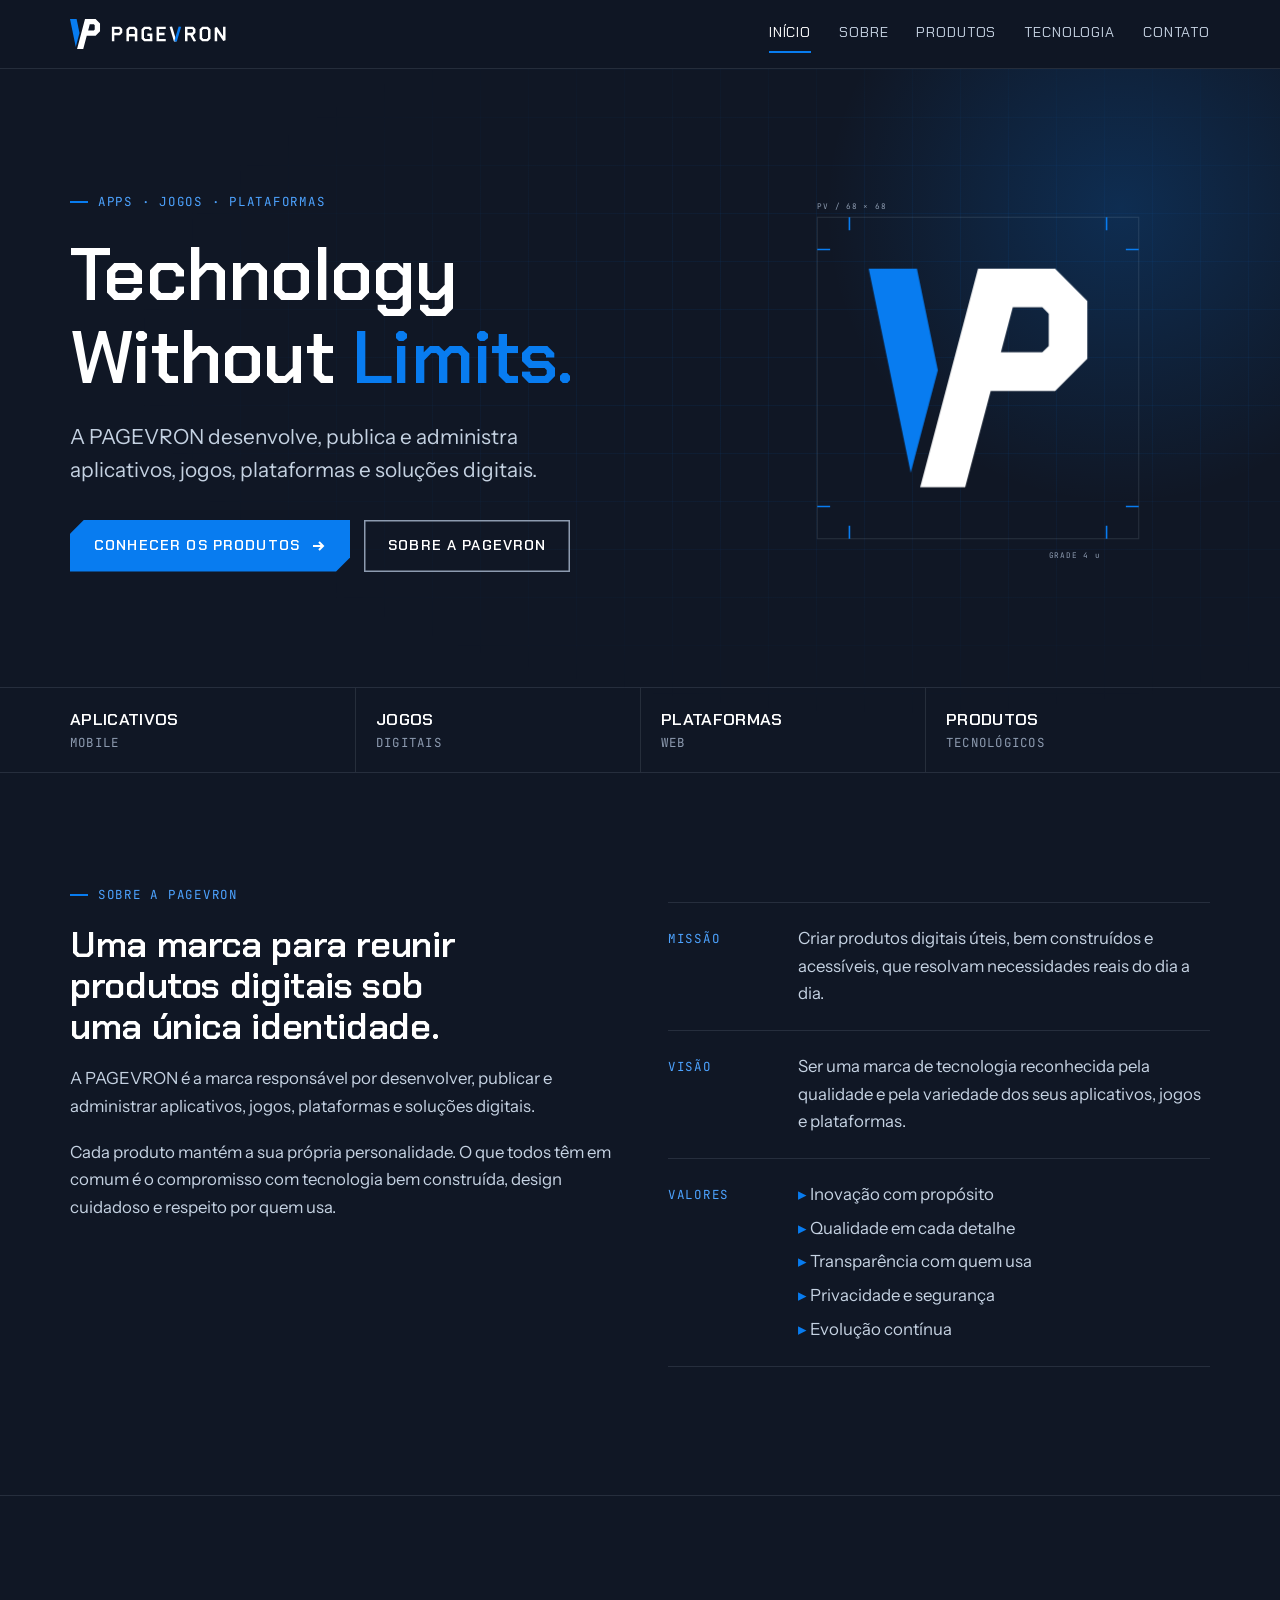
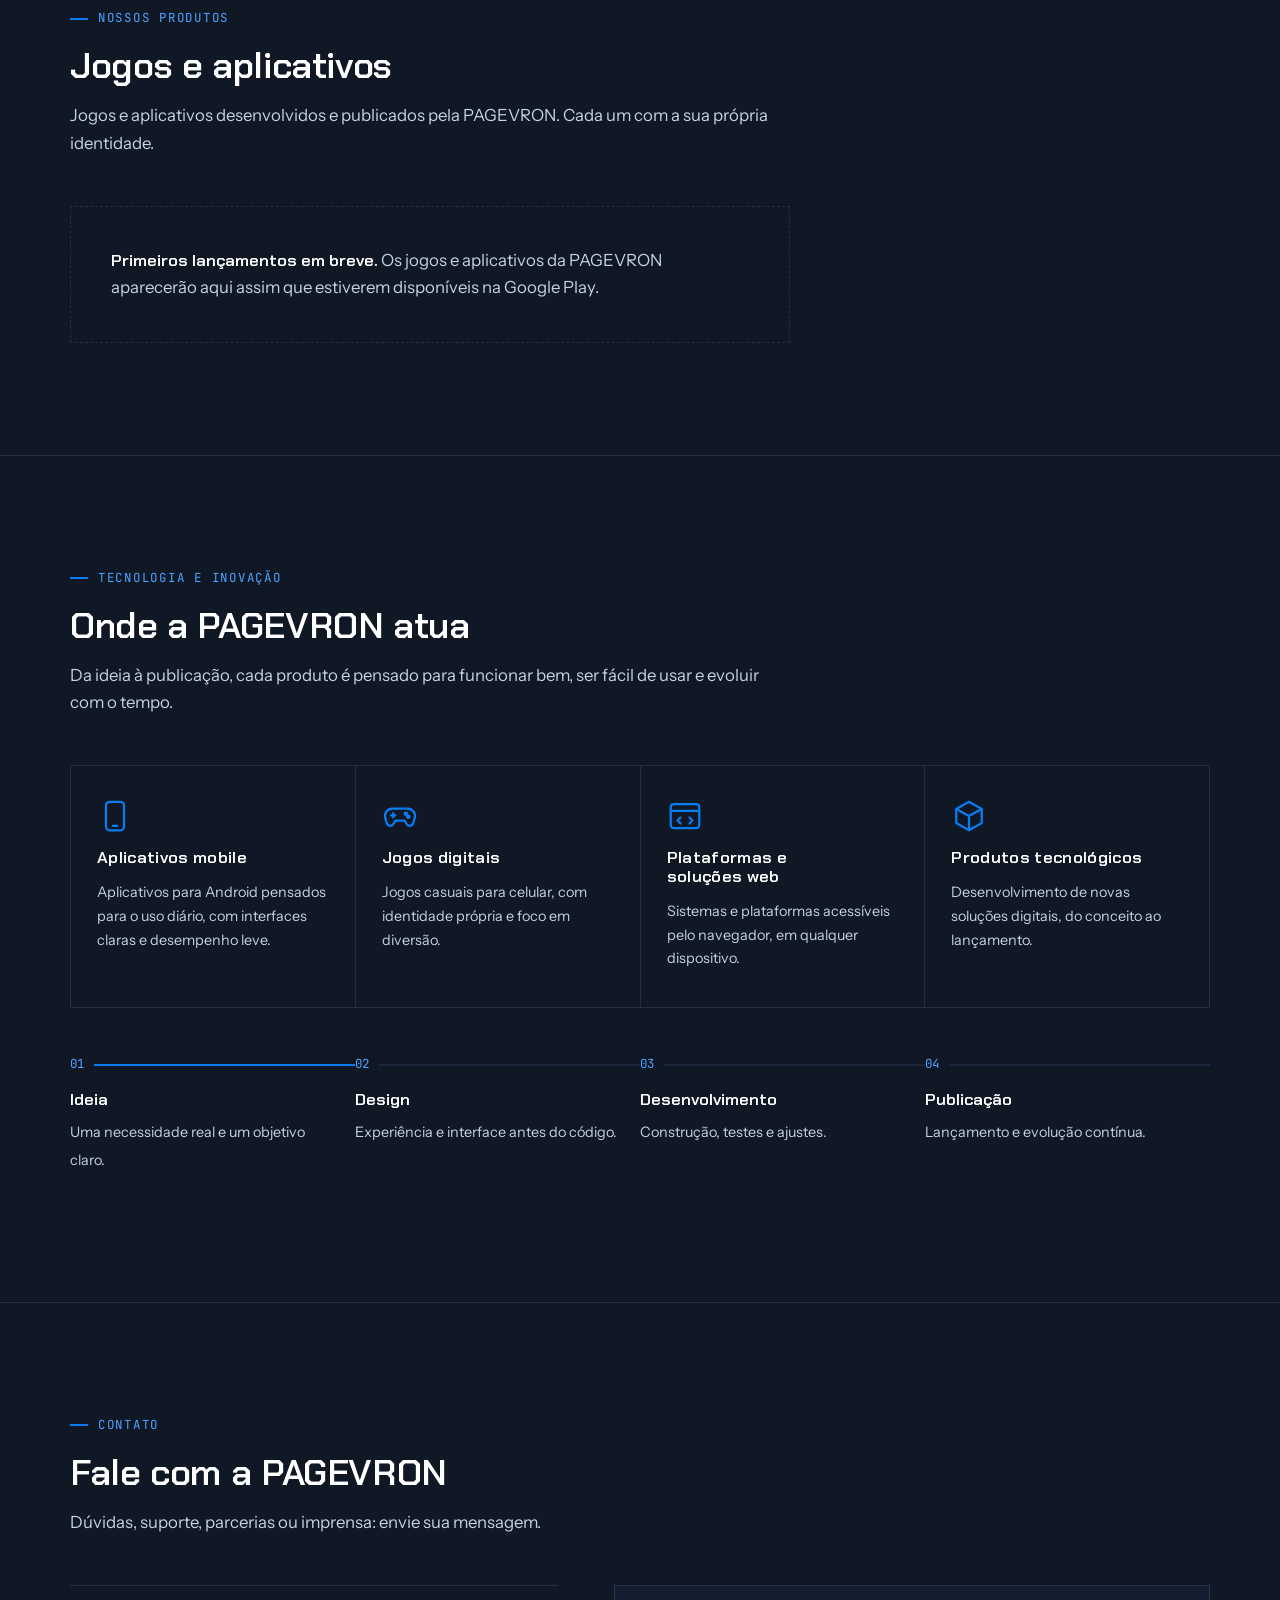
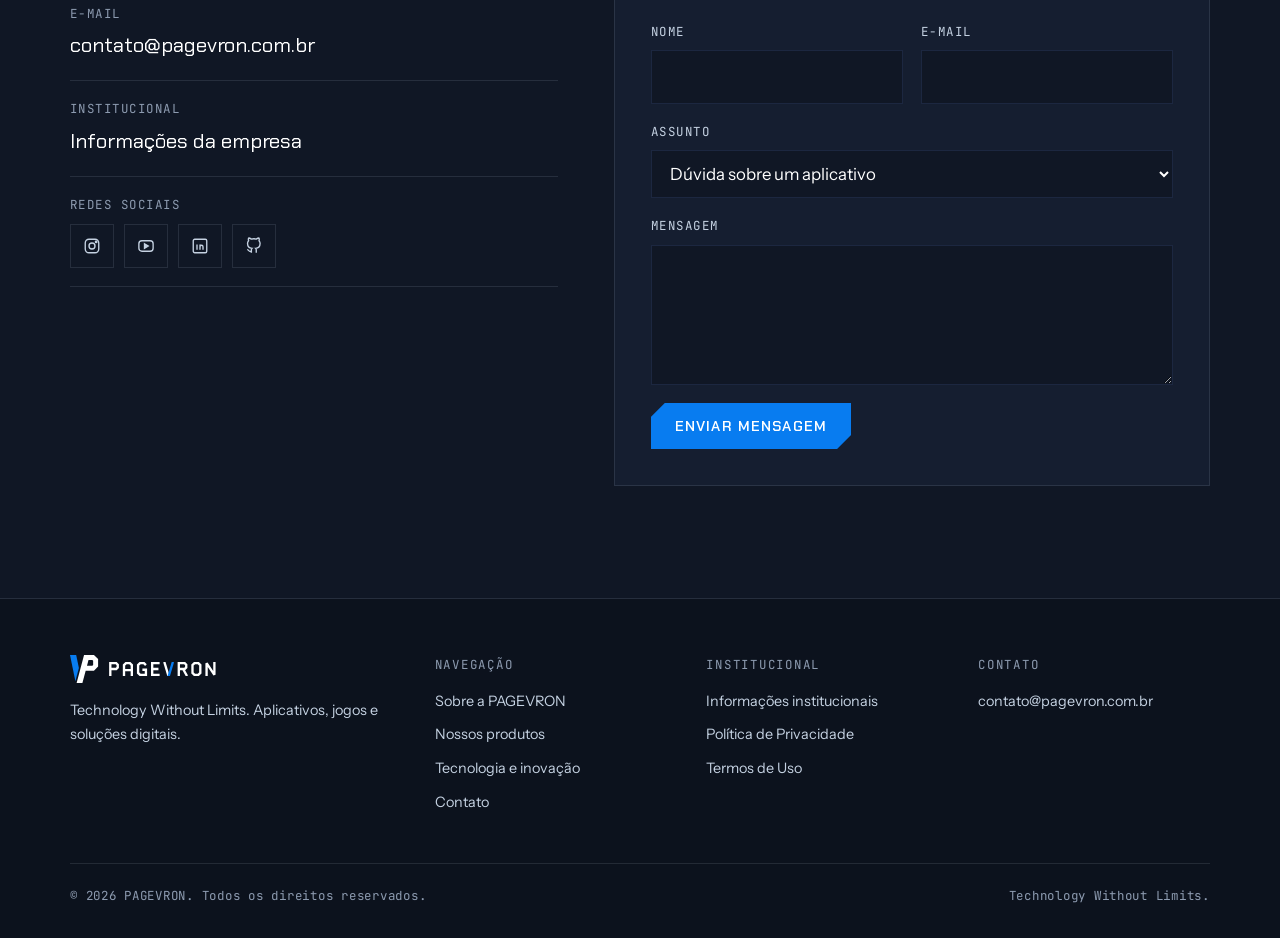
<file: index.html>
<!doctype html>
<html lang="pt-BR">
<head>
<meta charset="utf-8">
<meta name="viewport" content="width=device-width, initial-scale=1, viewport-fit=cover">
<title>PAGEVRON — Technology Without Limits</title>
<meta name="description" content="A PAGEVRON desenvolve, publica e administra aplicativos, jogos, plataformas e soluções digitais.">
<meta name="robots" content="index, follow">
<link rel="canonical" href="https://pagevron.com.br/">
<meta name="theme-color" content="#101725">
<link rel="icon" href="favicon.svg" type="image/svg+xml">
<link rel="icon" href="favicon-32.png" sizes="32x32" type="image/png">
<link rel="apple-touch-icon" href="apple-touch-icon.png">
<link rel="manifest" href="site.webmanifest">
<meta property="og:type" content="website">
<meta property="og:site_name" content="PAGEVRON">
<meta property="og:title" content="PAGEVRON — Technology Without Limits">
<meta property="og:description" content="A PAGEVRON desenvolve, publica e administra aplicativos, jogos, plataformas e soluções digitais.">
<meta property="og:url" content="https://pagevron.com.br/">
<meta property="og:image" content="https://pagevron.com.br/assets/img/og-pagevron.png">
<meta property="og:locale" content="pt_BR">
<meta name="twitter:card" content="summary_large_image">
<link rel="preconnect" href="https://fonts.googleapis.com">
<link rel="preconnect" href="https://fonts.gstatic.com" crossorigin>
<link rel="stylesheet" href="https://fonts.googleapis.com/css2?family=Chakra+Petch:wght@500;600;700&family=Instrument+Sans:wght@400;500;600&family=JetBrains+Mono:wght@400;500&display=swap">
<link rel="stylesheet" href="assets/css/style.css">
<script type="application/ld+json">
{"@context":"https://schema.org","@type":"Organization","name":"PAGEVRON","url":"https://pagevron.com.br/","logo":"https://pagevron.com.br/assets/img/icon-512.png","slogan":"Technology Without Limits.","email":"contato@pagevron.com.br"}
</script>
</head>
<body>
<a class="pular" href="#conteudo">Pular para o conteúdo</a>
<header class="topo">
  <div class="wrap">
    <a class="marca" href="./" aria-label="PAGEVRON — página inicial"><img src="assets/img/logo-horizontal.svg" alt="PAGEVRON" width="200" height="56"></a>
    <button class="menu-botao" type="button" aria-expanded="false" aria-controls="menu" aria-label="Abrir menu"><span></span></button>
    <nav class="menu" id="menu" aria-label="Menu principal">
      <a href="./#inicio" aria-current="page">Início</a>
      <a href="./#sobre">Sobre</a>
      <a href="./#produtos">Produtos</a>
      <a href="./#tecnologia">Tecnologia</a>
      <a href="contato/">Contato</a>
    </nav>
  </div>
</header>
<main id="conteudo">
  <section class="heroi" id="inicio">
    <div class="wrap heroi-grid">
      <div>
        <span class="rotulo">Apps · Jogos · Plataformas</span>
        <h1>Technology<br>Without <em>Limits.</em></h1>
        <p class="lead">A PAGEVRON desenvolve, publica e administra aplicativos, jogos, plataformas e soluções digitais.</p>
        <div class="acoes">
          <a class="btn" href="#produtos">Conhecer os produtos <svg viewBox="0 0 16 16" fill="none" stroke="currentColor" stroke-width="2" aria-hidden="true"><path d="M3 8h10M9 4l4 4-4 4"/></svg></a>
          <a class="btn btn--linha" href="#sobre">Sobre a PAGEVRON</a>
        </div>
      </div>
      <div class="heroi-simbolo">
        <svg viewBox="-16 -16 112 112" role="img" aria-label="Símbolo PAGEVRON: as letras P e V entrelaçadas">
          <rect class="moldura" x="-10" y="-10" width="100" height="100"/>
          <path class="mira" d="M-10 0h4M-10 80h4M86 0h4M86 80h4M0 -10v4M80 -10v4M0 86v4M80 86v4"/>
          <text class="cota" x="-10" y="-12.5">PV / 68 × 68</text>
          <text class="cota" x="62" y="96">GRADE 4 u</text>
          <path class="parte" fill="#FFFFFF" fill-rule="evenodd" d="M40.00,6.00 64.00,6.00 74.00,16.00 74.00,34.00 64.00,44.00 43.94,44.00 36.00,74.00 22.00,74.00ZM50.82,18.00 60.00,18.00 62.00,20.00 62.00,30.00 60.00,32.00 47.12,32.00Z"/>
          <polygon class="parte x1" fill="#087CF0" points="6.00,6.00 21.00,6.00 27.50,37.58 19.06,69.46"/>
        </svg>
      </div>
    </div>
    <div class="faixa">
      <div class="wrap">
        <ul>
          <li><b>Aplicativos</b>Mobile</li>
          <li><b>Jogos</b>Digitais</li>
          <li><b>Plataformas</b>Web</li>
          <li><b>Produtos</b>Tecnológicos</li>
        </ul>
      </div>
    </div>
  </section>

  <section class="secao" id="sobre" aria-labelledby="t-sobre">
    <div class="wrap sobre-grid">
      <div class="sobre-texto">
        <span class="rotulo">Sobre a PAGEVRON</span>
        <h2 id="t-sobre" style="font-size:var(--t-xl)">Uma marca para reunir produtos digitais sob uma única identidade.</h2>
        <p>A PAGEVRON é a marca responsável por desenvolver, publicar e administrar aplicativos, jogos, plataformas e soluções digitais.</p>
        <p>Cada produto mantém a sua própria personalidade. O que todos têm em comum é o compromisso com tecnologia bem construída, design cuidadoso e respeito por quem usa.</p>
      </div>
      <dl class="mvv">
        <div><dt>Missão</dt><dd>Criar produtos digitais úteis, bem construídos e acessíveis, que resolvam necessidades reais do dia a dia.</dd></div>
        <div><dt>Visão</dt><dd>Ser uma marca de tecnologia reconhecida pela qualidade e pela variedade dos seus aplicativos, jogos e plataformas.</dd></div>
        <div><dt>Valores</dt><dd><ul>
          <li>Inovação com propósito</li>
          <li>Qualidade em cada detalhe</li>
          <li>Transparência com quem usa</li>
          <li>Privacidade e segurança</li>
          <li>Evolução contínua</li>
        </ul></dd></div>
      </dl>
    </div>
  </section>

  <section class="secao" id="produtos" aria-labelledby="t-produtos">
    <div class="wrap">
      <div class="secao-cabeca">
        <span class="rotulo">Nossos produtos</span>
        <h2 id="t-produtos">Jogos e aplicativos</h2>
        <p>Jogos e aplicativos desenvolvidos e publicados pela PAGEVRON. Cada um com a sua própria identidade.</p>
      </div>
      <div class="vazio">
        <p><b>Primeiros lançamentos em breve.</b> Os jogos e aplicativos da PAGEVRON aparecerão aqui assim que estiverem disponíveis na Google Play.</p>
      </div>
      <!-- MODELO DE CARTÃO: para mostrar um app lançado, coloque este bloco no lugar do "vazio" acima
           e troque nome, categoria, descrição, cor, ícone (<img class="cheio" src="assets/img/produtos/NOME-icone.png" alt="">),
           status (data-status="disponivel", texto "Disponível") e o link da Google Play (remova aria-disabled).
      <div class="produtos">
        <article class="produto" id="rota-club" style="--c:#1FB5C9">
          <div class="produto-tela"><svg class="glifo" viewBox="0 0 24 24" fill="none" stroke="currentColor" stroke-width="1.6" stroke-linecap="round" stroke-linejoin="round" aria-hidden="true"><path d="M12 21s-6-5.5-6-10a6 6 0 0 1 12 0c0 4.5-6 10-6 10z"/><circle cx="12" cy="11" r="2.2"/><path d="M3 21h4M17 21h4"/></svg></div>
          <div class="produto-corpo">
            <div class="produto-topo">
              <div class="produto-icone"><svg viewBox="0 0 24 24" fill="none" stroke="currentColor" stroke-width="1.6" stroke-linecap="round" stroke-linejoin="round" aria-hidden="true"><path d="M12 21s-6-5.5-6-10a6 6 0 0 1 12 0c0 4.5-6 10-6 10z"/><circle cx="12" cy="11" r="2.2"/><path d="M3 21h4M17 21h4"/></svg></div>
              <div><h3>Rota Club</h3><span class="cat">Aplicativo · Rotas</span></div>
            </div>
            <p>Roteirizador com mapa e navegação por rotas, com leitura do endereço pela etiqueta.</p>
            <div class="produto-rodape">
              <span class="status" data-status="beta">Em teste</span>
              <a class="link" href="#" aria-disabled="true">Download em breve</a>
            </div>
          </div>
        </article>
      </div>
      -->
        </div>
  </section>

  <section class="secao" id="tecnologia" aria-labelledby="t-tec">
    <div class="wrap">
      <div class="secao-cabeca">
        <span class="rotulo">Tecnologia e inovação</span>
        <h2 id="t-tec">Onde a PAGEVRON atua</h2>
        <p>Da ideia à publicação, cada produto é pensado para funcionar bem, ser fácil de usar e evoluir com o tempo.</p>
      </div>
      <div class="segmentos">
        <div class="segmento"><svg viewBox="0 0 24 24" fill="none" stroke="currentColor" stroke-width="1.5" stroke-linecap="round" aria-hidden="true"><rect x="6" y="2.5" width="12" height="19" rx="2.5"/><path d="M10.5 18.5h3"/></svg><h3>Aplicativos mobile</h3><p>Aplicativos para Android pensados para o uso diário, com interfaces claras e desempenho leve.</p></div>
        <div class="segmento"><svg viewBox="0 0 24 24" fill="none" stroke="currentColor" stroke-width="1.5" stroke-linecap="round" stroke-linejoin="round" aria-hidden="true"><path d="M7 7h10a5 5 0 0 1 4.8 6.4l-1 3.4a2.4 2.4 0 0 1-4.2.8L15 15H9l-1.6 2.6a2.4 2.4 0 0 1-4.2-.8l-1-3.4A5 5 0 0 1 7 7z"/><path d="M7.5 10v3M6 11.5h3"/><circle cx="16" cy="10.5" r=".8" fill="currentColor"/><circle cx="17.5" cy="12.5" r=".8" fill="currentColor"/></svg><h3>Jogos digitais</h3><p>Jogos casuais para celular, com identidade própria e foco em diversão.</p></div>
        <div class="segmento"><svg viewBox="0 0 24 24" fill="none" stroke="currentColor" stroke-width="1.5" stroke-linecap="round" stroke-linejoin="round" aria-hidden="true"><rect x="2.5" y="4" width="19" height="16" rx="2"/><path d="M2.5 8.5h19"/><path d="M9 13l-2 2 2 2M15 13l2 2-2 2"/></svg><h3>Plataformas e soluções web</h3><p>Sistemas e plataformas acessíveis pelo navegador, em qualquer dispositivo.</p></div>
        <div class="segmento"><svg viewBox="0 0 24 24" fill="none" stroke="currentColor" stroke-width="1.5" stroke-linejoin="round" aria-hidden="true"><path d="M12 2.5l8.5 4.8v9.4L12 21.5l-8.5-4.8V7.3z"/><path d="M3.5 7.3L12 12l8.5-4.7M12 12v9.5"/></svg><h3>Produtos tecnológicos</h3><p>Desenvolvimento de novas soluções digitais, do conceito ao lançamento.</p></div>
      </div>
      <ol class="processo" aria-label="Como um produto nasce">
        <li><b>Ideia</b><span>Uma necessidade real e um objetivo claro.</span></li>
        <li><b>Design</b><span>Experiência e interface antes do código.</span></li>
        <li><b>Desenvolvimento</b><span>Construção, testes e ajustes.</span></li>
        <li><b>Publicação</b><span>Lançamento e evolução contínua.</span></li>
      </ol>
    </div>
  </section>

  <section class="secao" id="contato" aria-labelledby="t-contato">
    <div class="wrap">
      <div class="secao-cabeca">
        <span class="rotulo">Contato</span>
        <h2 id="t-contato">Fale com a PAGEVRON</h2>
        <p>Dúvidas, suporte, parcerias ou imprensa: envie sua mensagem.</p>
      </div>
      <div class="contato-grid">
        <div class="canais">
          <div class="canal"><small>E-mail</small><!-- EDITAR --><a href="mailto:contato@pagevron.com.br">contato@pagevron.com.br</a></div>
          <div class="canal"><small>Institucional</small><a href="empresa/">Informações da empresa</a></div>
          <!-- REDES SOCIAIS: coloque o endereço de cada perfil no href e apague o atributo hidden do bloco -->
          <div class="canal" hidden><small>Redes sociais</small>
            <div class="redes">
              <a href="#" aria-label="Instagram da PAGEVRON"><svg viewBox="0 0 24 24" fill="none" stroke="currentColor" stroke-width="1.8"><rect x="3" y="3" width="18" height="18" rx="5"/><circle cx="12" cy="12" r="4"/><circle cx="17.5" cy="6.5" r="1" fill="currentColor"/></svg></a>
              <a href="#" aria-label="YouTube da PAGEVRON"><svg viewBox="0 0 24 24" fill="none" stroke="currentColor" stroke-width="1.8"><rect x="2.5" y="5" width="19" height="14" rx="4"/><path d="M10 9l5 3-5 3z" fill="currentColor"/></svg></a>
              <a href="#" aria-label="LinkedIn da PAGEVRON"><svg viewBox="0 0 24 24" fill="none" stroke="currentColor" stroke-width="1.8"><rect x="3" y="3" width="18" height="18" rx="2"/><path d="M8 10v7M8 7v.01M12 17v-4a2 2 0 0 1 4 0v4M12 10v7"/></svg></a>
              <a href="#" aria-label="GitHub da PAGEVRON"><svg viewBox="0 0 24 24" fill="none" stroke="currentColor" stroke-width="1.8"><path d="M9 19c-4 1.5-4-2-6-2.5M15 21v-3.5a3 3 0 0 0-.9-2.4c3-.3 6-1.5 6-6.6a5 5 0 0 0-1.4-3.6 4.6 4.6 0 0 0-.1-3.5s-1.1-.3-3.6 1.4a12.5 12.5 0 0 0-6.5 0C6 1.1 4.9 1.4 4.9 1.4a4.6 4.6 0 0 0-.1 3.5A5 5 0 0 0 3.4 8.5c0 5.1 3 6.3 6 6.6a3 3 0 0 0-.9 2.4V21"/></svg></a>
            </div>
          </div>
        </div>
        <!-- Formulário: sem backend, abre o e-mail do visitante com a mensagem pronta.
             Para envio direto, crie um formulário grátis em formspree.io e preencha data-endpoint="https://formspree.io/f/SEU_ID" -->
        <form class="form" id="form-contato" data-email="contato@pagevron.com.br" data-endpoint="" novalidate>
          <div class="campo"><label for="c-nome">Nome</label><input id="c-nome" name="nome" autocomplete="name" required></div>
          <div class="campo"><label for="c-email">E-mail</label><input id="c-email" name="email" type="email" autocomplete="email" required></div>
          <div class="campo campo--cheio"><label for="c-assunto">Assunto</label>
            <select id="c-assunto" name="assunto">
              <option>Dúvida sobre um aplicativo</option>
              <option>Suporte</option>
              <option>Parcerias</option>
              <option>Imprensa</option>
              <option>Outro assunto</option>
            </select></div>
          <div class="campo campo--cheio"><label for="c-msg">Mensagem</label><textarea id="c-msg" name="mensagem" required></textarea></div>
          <div class="hp" aria-hidden="true"><label for="c-site">Não preencha</label><input id="c-site" name="site" tabindex="-1" autocomplete="off"></div>
          <div class="form-rodape">
            <button class="btn" type="submit">Enviar mensagem</button>
            <p class="form-aviso" role="status" aria-live="polite"></p>
          </div>
        </form>
      </div>
    </div>
  </section>
</main>
<footer class="rodape">
  <div class="wrap">
    <div class="rodape-grid">
      <div>
        <img src="assets/img/logo-horizontal.svg" alt="PAGEVRON" width="200" height="56">
        <p>Technology Without Limits. Aplicativos, jogos e soluções digitais.</p>
      </div>
      <div>
        <h4>Navegação</h4>
        <ul>
          <li><a href="./#sobre">Sobre a PAGEVRON</a></li>
          <li><a href="./#produtos">Nossos produtos</a></li>
          <li><a href="./#tecnologia">Tecnologia e inovação</a></li>
          <li><a href="contato/">Contato</a></li>
        </ul>
      </div>
      <div>
        <h4>Institucional</h4>
        <ul>
          <li><a href="empresa/">Informações institucionais</a></li>
          <li><a href="privacidade/">Política de Privacidade</a></li>
          <li><a href="termos/">Termos de Uso</a></li>
        </ul>
      </div>
      <div>
        <h4>Contato</h4>
        <ul>
          <!-- EDITAR: e-mail oficial -->
          <li><a href="mailto:contato@pagevron.com.br">contato@pagevron.com.br</a></li>
        </ul>
      </div>
    </div>
    <div class="rodape-base">
      <span>© <span data-ano>2026</span> PAGEVRON. Todos os direitos reservados.</span>
      <span>Technology Without Limits.</span>
    </div>
  </div>
</footer>
<script src="assets/js/main.js" defer></script>
</body>
</html>
</file>
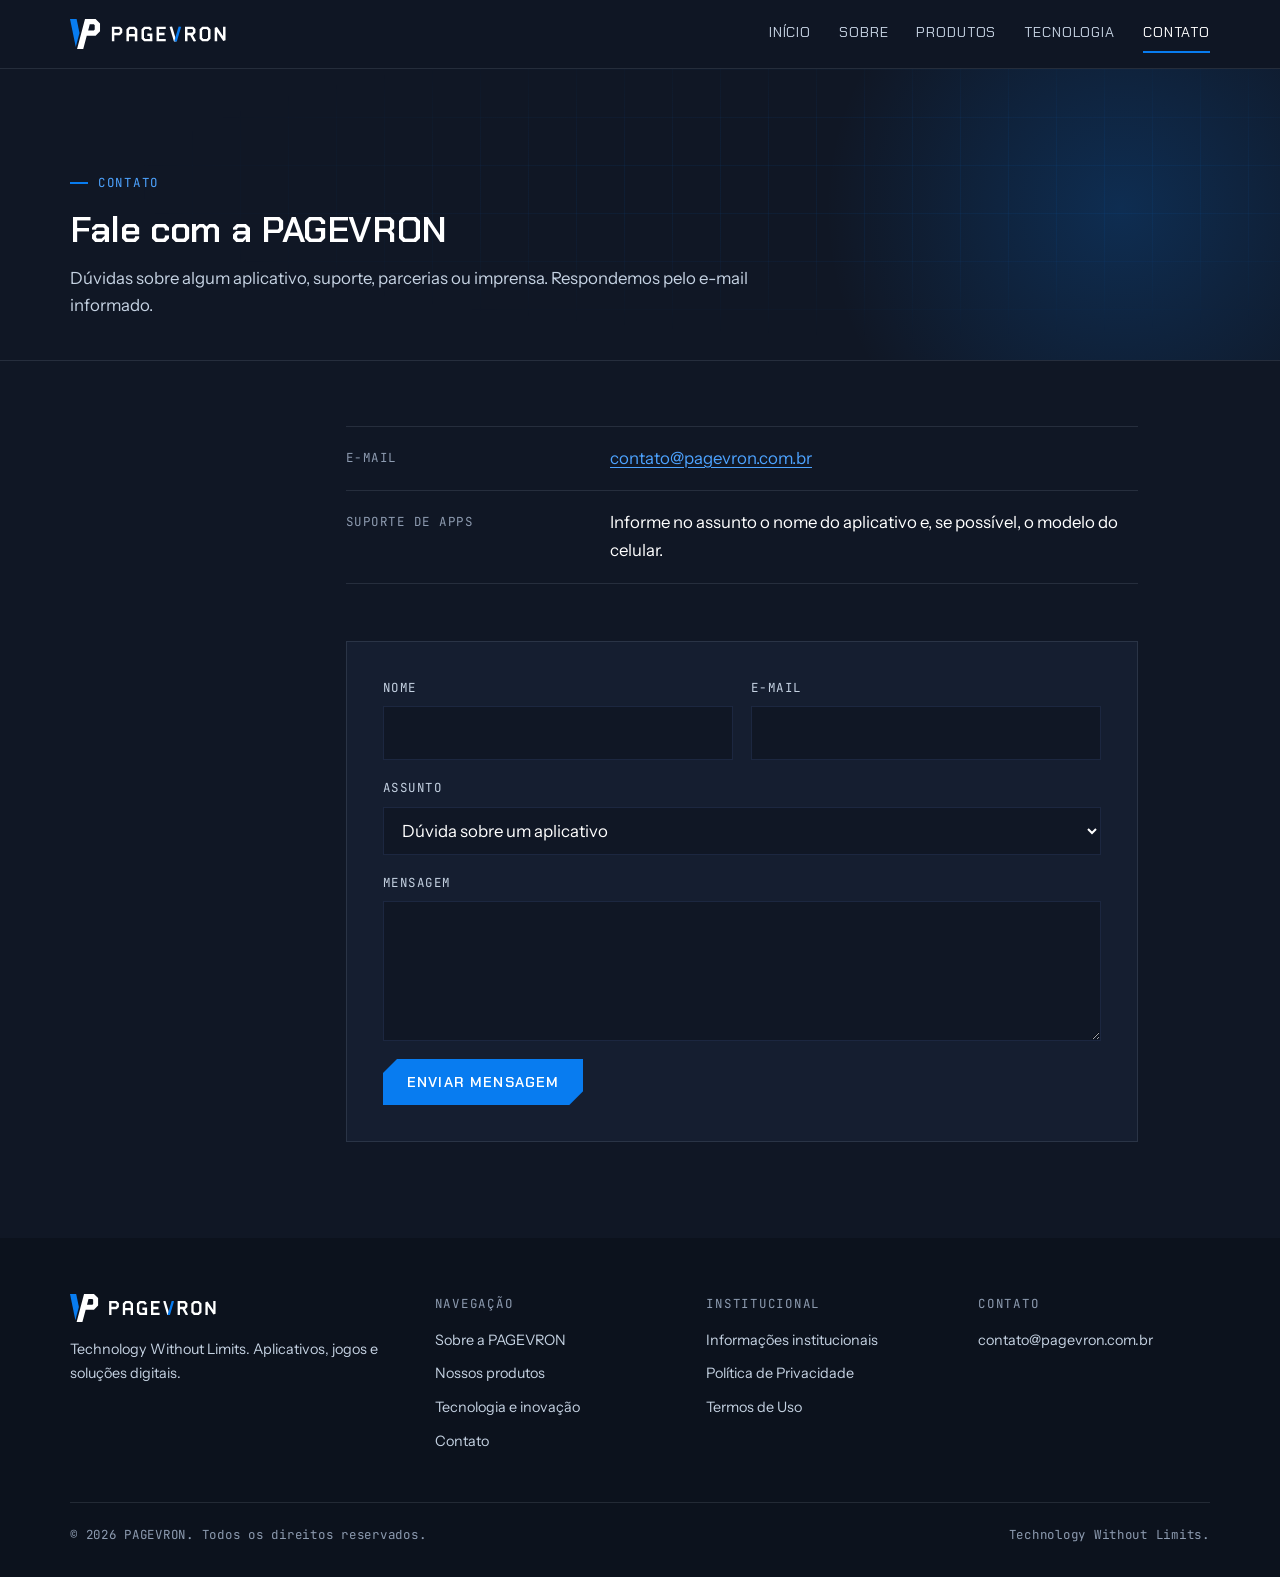
<file: contato/index.html>
<!doctype html>
<html lang="pt-BR">
<head>
<meta charset="utf-8">
<meta name="viewport" content="width=device-width, initial-scale=1, viewport-fit=cover">
<title>Contato — PAGEVRON</title>
<meta name="description" content="Entre em contato com a PAGEVRON: suporte, dúvidas, parcerias e imprensa.">
<meta name="robots" content="index, follow">
<link rel="canonical" href="https://pagevron.com.br/contato/">
<meta name="theme-color" content="#101725">
<link rel="icon" href="../favicon.svg" type="image/svg+xml">
<link rel="icon" href="../favicon-32.png" sizes="32x32" type="image/png">
<link rel="apple-touch-icon" href="../apple-touch-icon.png">
<link rel="manifest" href="../site.webmanifest">
<meta property="og:type" content="website">
<meta property="og:site_name" content="PAGEVRON">
<meta property="og:title" content="Contato — PAGEVRON">
<meta property="og:description" content="Entre em contato com a PAGEVRON: suporte, dúvidas, parcerias e imprensa.">
<meta property="og:url" content="https://pagevron.com.br/contato/">
<meta property="og:image" content="https://pagevron.com.br/assets/img/og-pagevron.png">
<meta property="og:locale" content="pt_BR">
<meta name="twitter:card" content="summary_large_image">
<link rel="preconnect" href="https://fonts.googleapis.com">
<link rel="preconnect" href="https://fonts.gstatic.com" crossorigin>
<link rel="stylesheet" href="https://fonts.googleapis.com/css2?family=Chakra+Petch:wght@500;600;700&family=Instrument+Sans:wght@400;500;600&family=JetBrains+Mono:wght@400;500&display=swap">
<link rel="stylesheet" href="../assets/css/style.css">
</head>
<body>
<a class="pular" href="#conteudo">Pular para o conteúdo</a>
<header class="topo">
  <div class="wrap">
    <a class="marca" href="../" aria-label="PAGEVRON — página inicial"><img src="../assets/img/logo-horizontal.svg" alt="PAGEVRON" width="200" height="56"></a>
    <button class="menu-botao" type="button" aria-expanded="false" aria-controls="menu" aria-label="Abrir menu"><span></span></button>
    <nav class="menu" id="menu" aria-label="Menu principal">
      <a href="../#inicio">Início</a>
      <a href="../#sobre">Sobre</a>
      <a href="../#produtos">Produtos</a>
      <a href="../#tecnologia">Tecnologia</a>
      <a href="../contato/" aria-current="page">Contato</a>
    </nav>
  </div>
</header>
<main id="conteudo">
  <section class="pagina-cabeca heroi">
    <div class="wrap" style="display:block;padding-block:0">
      <span class="rotulo">Contato</span>
      <h1>Fale com a PAGEVRON</h1>
      <p>Dúvidas sobre algum aplicativo, suporte, parcerias ou imprensa. Respondemos pelo e-mail informado.</p>
    </div>
  </section>
  <section class="doc">
    <div class="wrap">
      <div></div>
      <div class="prosa">
        <dl class="ficha">
          <!-- EDITAR -->
          <div><dt>E-mail</dt><dd><a href="mailto:contato@pagevron.com.br">contato@pagevron.com.br</a></dd></div>
          <div><dt>Suporte de apps</dt><dd>Informe no assunto o nome do aplicativo e, se possível, o modelo do celular.</dd></div>
        </dl>
        <!-- Formulário: sem backend, abre o e-mail do visitante com a mensagem pronta.
             Para envio direto, crie um formulário grátis em formspree.io e preencha data-endpoint="https://formspree.io/f/SEU_ID" -->
        <form class="form" style="margin-top:24px" id="form-contato" data-email="contato@pagevron.com.br" data-endpoint="" novalidate>
          <div class="campo"><label for="c-nome">Nome</label><input id="c-nome" name="nome" autocomplete="name" required></div>
          <div class="campo"><label for="c-email">E-mail</label><input id="c-email" name="email" type="email" autocomplete="email" required></div>
          <div class="campo campo--cheio"><label for="c-assunto">Assunto</label>
            <select id="c-assunto" name="assunto">
              <option>Dúvida sobre um aplicativo</option>
              <option>Suporte</option>
              <option>Parcerias</option>
              <option>Imprensa</option>
              <option>Outro assunto</option>
            </select></div>
          <div class="campo campo--cheio"><label for="c-msg">Mensagem</label><textarea id="c-msg" name="mensagem" required></textarea></div>
          <div class="hp" aria-hidden="true"><label for="c-site">Não preencha</label><input id="c-site" name="site" tabindex="-1" autocomplete="off"></div>
          <div class="form-rodape">
            <button class="btn" type="submit">Enviar mensagem</button>
            <p class="form-aviso" role="status" aria-live="polite"></p>
          </div>
        </form>
      </div>
    </div>
  </section>
</main>
<footer class="rodape">
  <div class="wrap">
    <div class="rodape-grid">
      <div>
        <img src="../assets/img/logo-horizontal.svg" alt="PAGEVRON" width="200" height="56">
        <p>Technology Without Limits. Aplicativos, jogos e soluções digitais.</p>
      </div>
      <div>
        <h4>Navegação</h4>
        <ul>
          <li><a href="../#sobre">Sobre a PAGEVRON</a></li>
          <li><a href="../#produtos">Nossos produtos</a></li>
          <li><a href="../#tecnologia">Tecnologia e inovação</a></li>
          <li><a href="../contato/">Contato</a></li>
        </ul>
      </div>
      <div>
        <h4>Institucional</h4>
        <ul>
          <li><a href="../empresa/">Informações institucionais</a></li>
          <li><a href="../privacidade/">Política de Privacidade</a></li>
          <li><a href="../termos/">Termos de Uso</a></li>
        </ul>
      </div>
      <div>
        <h4>Contato</h4>
        <ul>
          <!-- EDITAR: e-mail oficial -->
          <li><a href="mailto:contato@pagevron.com.br">contato@pagevron.com.br</a></li>
        </ul>
      </div>
    </div>
    <div class="rodape-base">
      <span>© <span data-ano>2026</span> PAGEVRON. Todos os direitos reservados.</span>
      <span>Technology Without Limits.</span>
    </div>
  </div>
</footer>
<script src="../assets/js/main.js" defer></script>
</body>
</html>
</file>
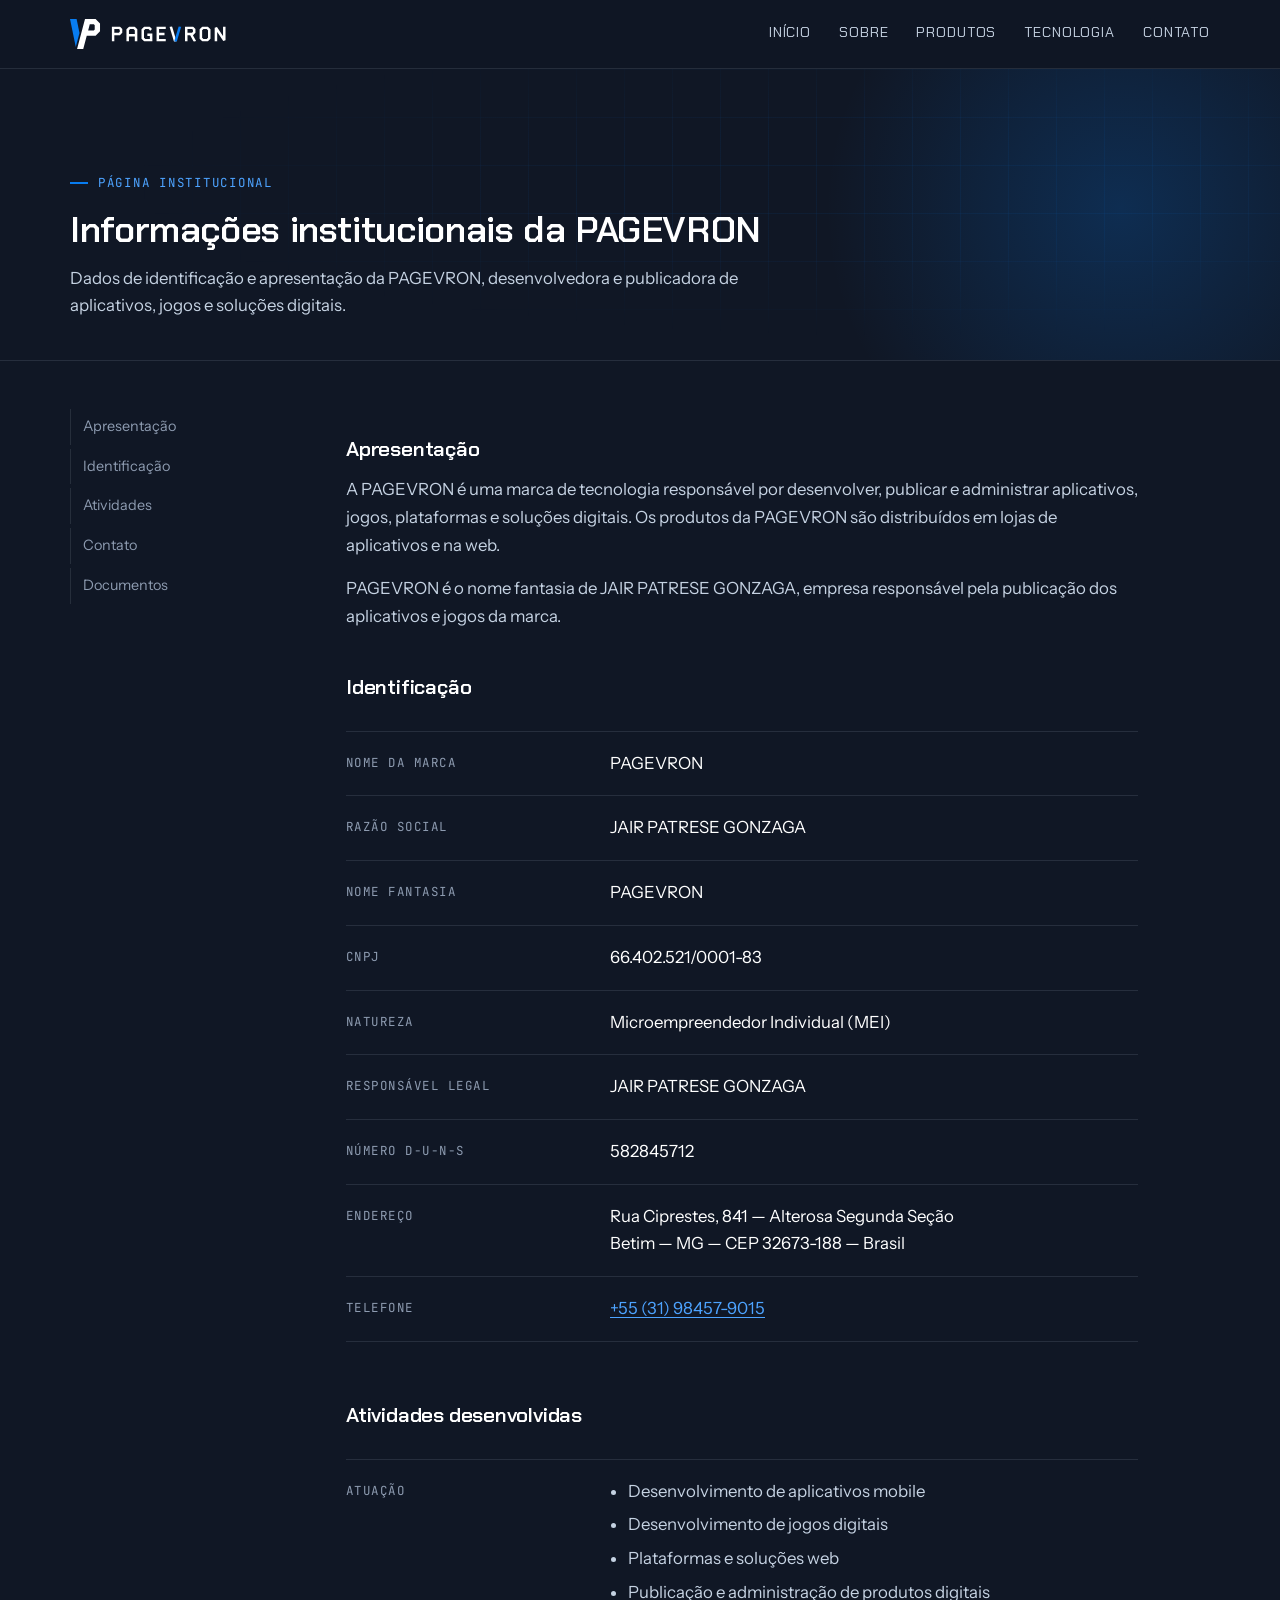
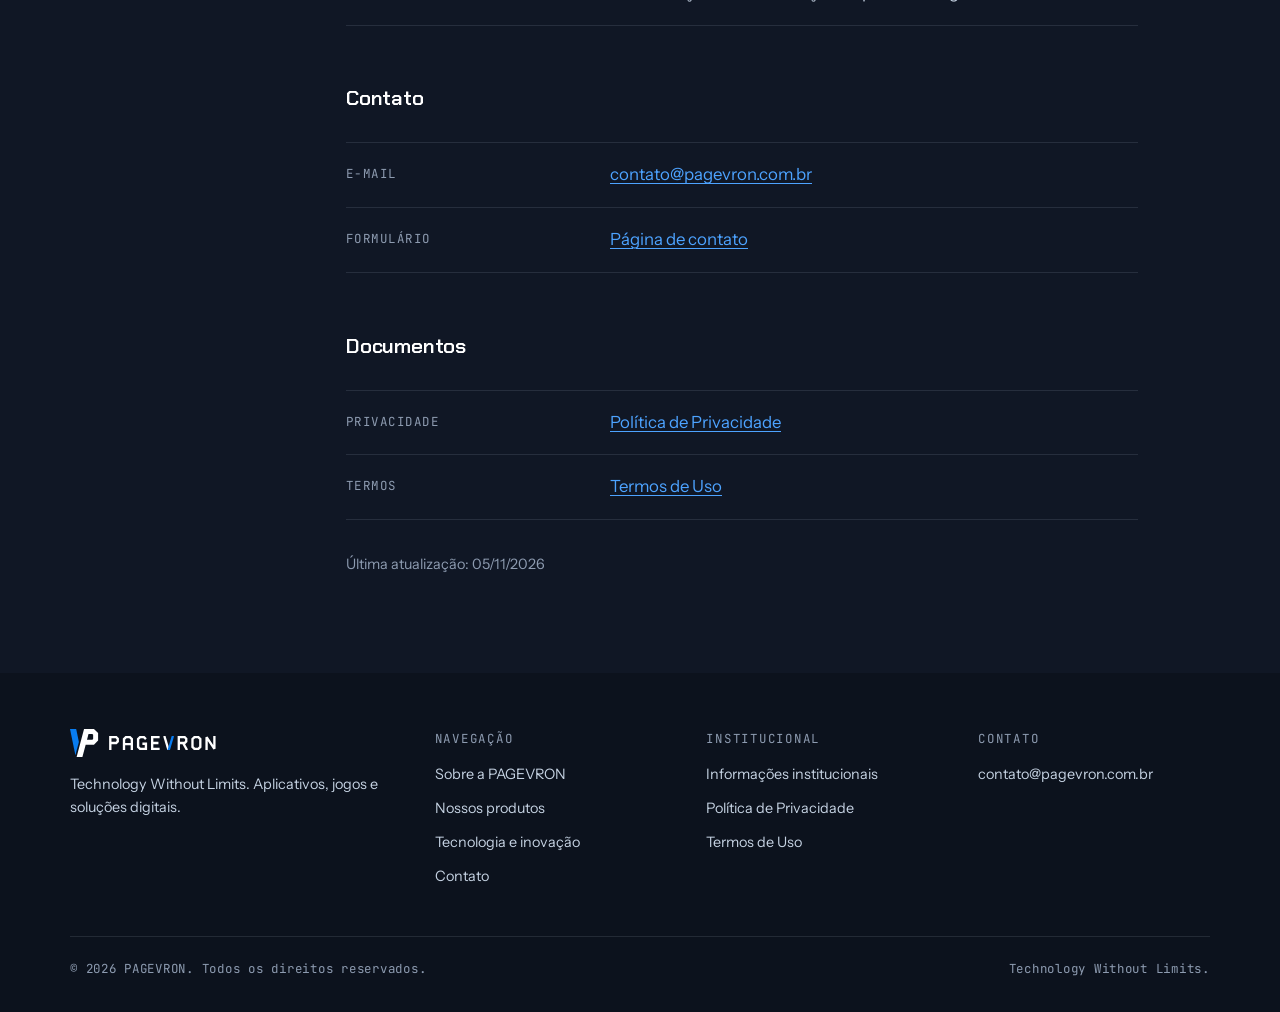
<file: empresa/index.html>
<!doctype html>
<html lang="pt-BR">
<head>
<meta charset="utf-8">
<meta name="viewport" content="width=device-width, initial-scale=1, viewport-fit=cover">
<title>Informações institucionais — PAGEVRON</title>
<meta name="description" content="Informações institucionais da PAGEVRON: apresentação, atividades, contato e responsável legal.">
<meta name="robots" content="index, follow">
<link rel="canonical" href="https://pagevron.com.br/empresa/">
<meta name="theme-color" content="#101725">
<link rel="icon" href="../favicon.svg" type="image/svg+xml">
<link rel="icon" href="../favicon-32.png" sizes="32x32" type="image/png">
<link rel="apple-touch-icon" href="../apple-touch-icon.png">
<link rel="manifest" href="../site.webmanifest">
<meta property="og:type" content="website">
<meta property="og:site_name" content="PAGEVRON">
<meta property="og:title" content="Informações institucionais — PAGEVRON">
<meta property="og:description" content="Informações institucionais da PAGEVRON: apresentação, atividades, contato e responsável legal.">
<meta property="og:url" content="https://pagevron.com.br/empresa/">
<meta property="og:image" content="https://pagevron.com.br/assets/img/og-pagevron.png">
<meta property="og:locale" content="pt_BR">
<meta name="twitter:card" content="summary_large_image">
<link rel="preconnect" href="https://fonts.googleapis.com">
<link rel="preconnect" href="https://fonts.gstatic.com" crossorigin>
<link rel="stylesheet" href="https://fonts.googleapis.com/css2?family=Chakra+Petch:wght@500;600;700&family=Instrument+Sans:wght@400;500;600&family=JetBrains+Mono:wght@400;500&display=swap">
<link rel="stylesheet" href="../assets/css/style.css">
</head>
<body>
<a class="pular" href="#conteudo">Pular para o conteúdo</a>
<header class="topo">
  <div class="wrap">
    <a class="marca" href="../" aria-label="PAGEVRON — página inicial"><img src="../assets/img/logo-horizontal.svg" alt="PAGEVRON" width="200" height="56"></a>
    <button class="menu-botao" type="button" aria-expanded="false" aria-controls="menu" aria-label="Abrir menu"><span></span></button>
    <nav class="menu" id="menu" aria-label="Menu principal">
      <a href="../#inicio">Início</a>
      <a href="../#sobre">Sobre</a>
      <a href="../#produtos">Produtos</a>
      <a href="../#tecnologia">Tecnologia</a>
      <a href="../contato/">Contato</a>
    </nav>
  </div>
</header>
<main id="conteudo">
  <section class="pagina-cabeca heroi">
    <div class="wrap" style="display:block;padding-block:0">
      <span class="rotulo">Página institucional</span>
      <h1>Informações institucionais da PAGEVRON</h1>
      <p>Dados de identificação e apresentação da PAGEVRON, desenvolvedora e publicadora de aplicativos, jogos e soluções digitais.</p>
    </div>
  </section>
  <section class="doc">
    <div class="wrap">
      <nav aria-label="Nesta página"><a href="#apresentacao">Apresentação</a><a href="#identificacao">Identificação</a><a href="#atividades">Atividades</a><a href="#contato">Contato</a><a href="#documentos">Documentos</a></nav>
      <div class="prosa">
        <h2 id="apresentacao">Apresentação</h2>
        <p>A PAGEVRON é uma marca de tecnologia responsável por desenvolver, publicar e administrar aplicativos, jogos, plataformas e soluções digitais. Os produtos da PAGEVRON são distribuídos em lojas de aplicativos e na web.</p>
        <p>PAGEVRON é o nome fantasia de JAIR PATRESE GONZAGA, empresa responsável pela publicação dos aplicativos e jogos da marca.</p>

        <h2 id="identificacao">Identificação</h2>
        <dl class="ficha">
          <div><dt>Nome da marca</dt><dd>PAGEVRON</dd></div>
          <div><dt>Razão social</dt><dd>JAIR PATRESE GONZAGA</dd></div>
          <div><dt>Nome fantasia</dt><dd>PAGEVRON</dd></div>
          <div><dt>CNPJ</dt><dd>66.402.521/0001-83</dd></div>
          <div><dt>Natureza</dt><dd>Microempreendedor Individual (MEI)</dd></div>
          <div><dt>Responsável legal</dt><dd>JAIR PATRESE GONZAGA</dd></div>
          <div><dt>Número D-U-N-S</dt><dd>582845712</dd></div>
          <div><dt>Endereço</dt><dd>Rua Ciprestes, 841 — Alterosa Segunda Seção<br>Betim — MG — CEP 32673-188 — Brasil</dd></div>
          <div><dt>Telefone</dt><dd><a href="tel:+5531984579015">+55 (31) 98457-9015</a></dd></div>
        </dl>

        <h2 id="atividades">Atividades desenvolvidas</h2>
        <dl class="ficha">
          <div><dt>Atuação</dt><dd><ul>
            <li>Desenvolvimento de aplicativos mobile</li>
            <li>Desenvolvimento de jogos digitais</li>
            <li>Plataformas e soluções web</li>
            <li>Publicação e administração de produtos digitais</li>
          </ul></dd></div>
        </dl>

        <h2 id="contato">Contato</h2>
        <dl class="ficha">
          <!-- EDITAR: use o mesmo e-mail cadastrado no Google Play Console -->
          <div><dt>E-mail</dt><dd><a href="mailto:contato@pagevron.com.br">contato@pagevron.com.br</a></dd></div>
          <div><dt>Formulário</dt><dd><a href="../contato/">Página de contato</a></dd></div>
        </dl>

        <h2 id="documentos">Documentos</h2>
        <dl class="ficha">
          <div><dt>Privacidade</dt><dd><a href="../privacidade/">Política de Privacidade</a></dd></div>
          <div><dt>Termos</dt><dd><a href="../termos/">Termos de Uso</a></dd></div>
        </dl>
        <p style="font-size:var(--t-sm);color:var(--prata-2)">Última atualização: <!-- EDITAR -->05/11/2026</p>
      </div>
    </div>
  </section>
</main>
<footer class="rodape">
  <div class="wrap">
    <div class="rodape-grid">
      <div>
        <img src="../assets/img/logo-horizontal.svg" alt="PAGEVRON" width="200" height="56">
        <p>Technology Without Limits. Aplicativos, jogos e soluções digitais.</p>
      </div>
      <div>
        <h4>Navegação</h4>
        <ul>
          <li><a href="../#sobre">Sobre a PAGEVRON</a></li>
          <li><a href="../#produtos">Nossos produtos</a></li>
          <li><a href="../#tecnologia">Tecnologia e inovação</a></li>
          <li><a href="../contato/">Contato</a></li>
        </ul>
      </div>
      <div>
        <h4>Institucional</h4>
        <ul>
          <li><a href="../empresa/">Informações institucionais</a></li>
          <li><a href="../privacidade/">Política de Privacidade</a></li>
          <li><a href="../termos/">Termos de Uso</a></li>
        </ul>
      </div>
      <div>
        <h4>Contato</h4>
        <ul>
          <!-- EDITAR: e-mail oficial -->
          <li><a href="mailto:contato@pagevron.com.br">contato@pagevron.com.br</a></li>
        </ul>
      </div>
    </div>
    <div class="rodape-base">
      <span>© <span data-ano>2026</span> PAGEVRON. Todos os direitos reservados.</span>
      <span>Technology Without Limits.</span>
    </div>
  </div>
</footer>
<script src="../assets/js/main.js" defer></script>
</body>
</html>
</file>
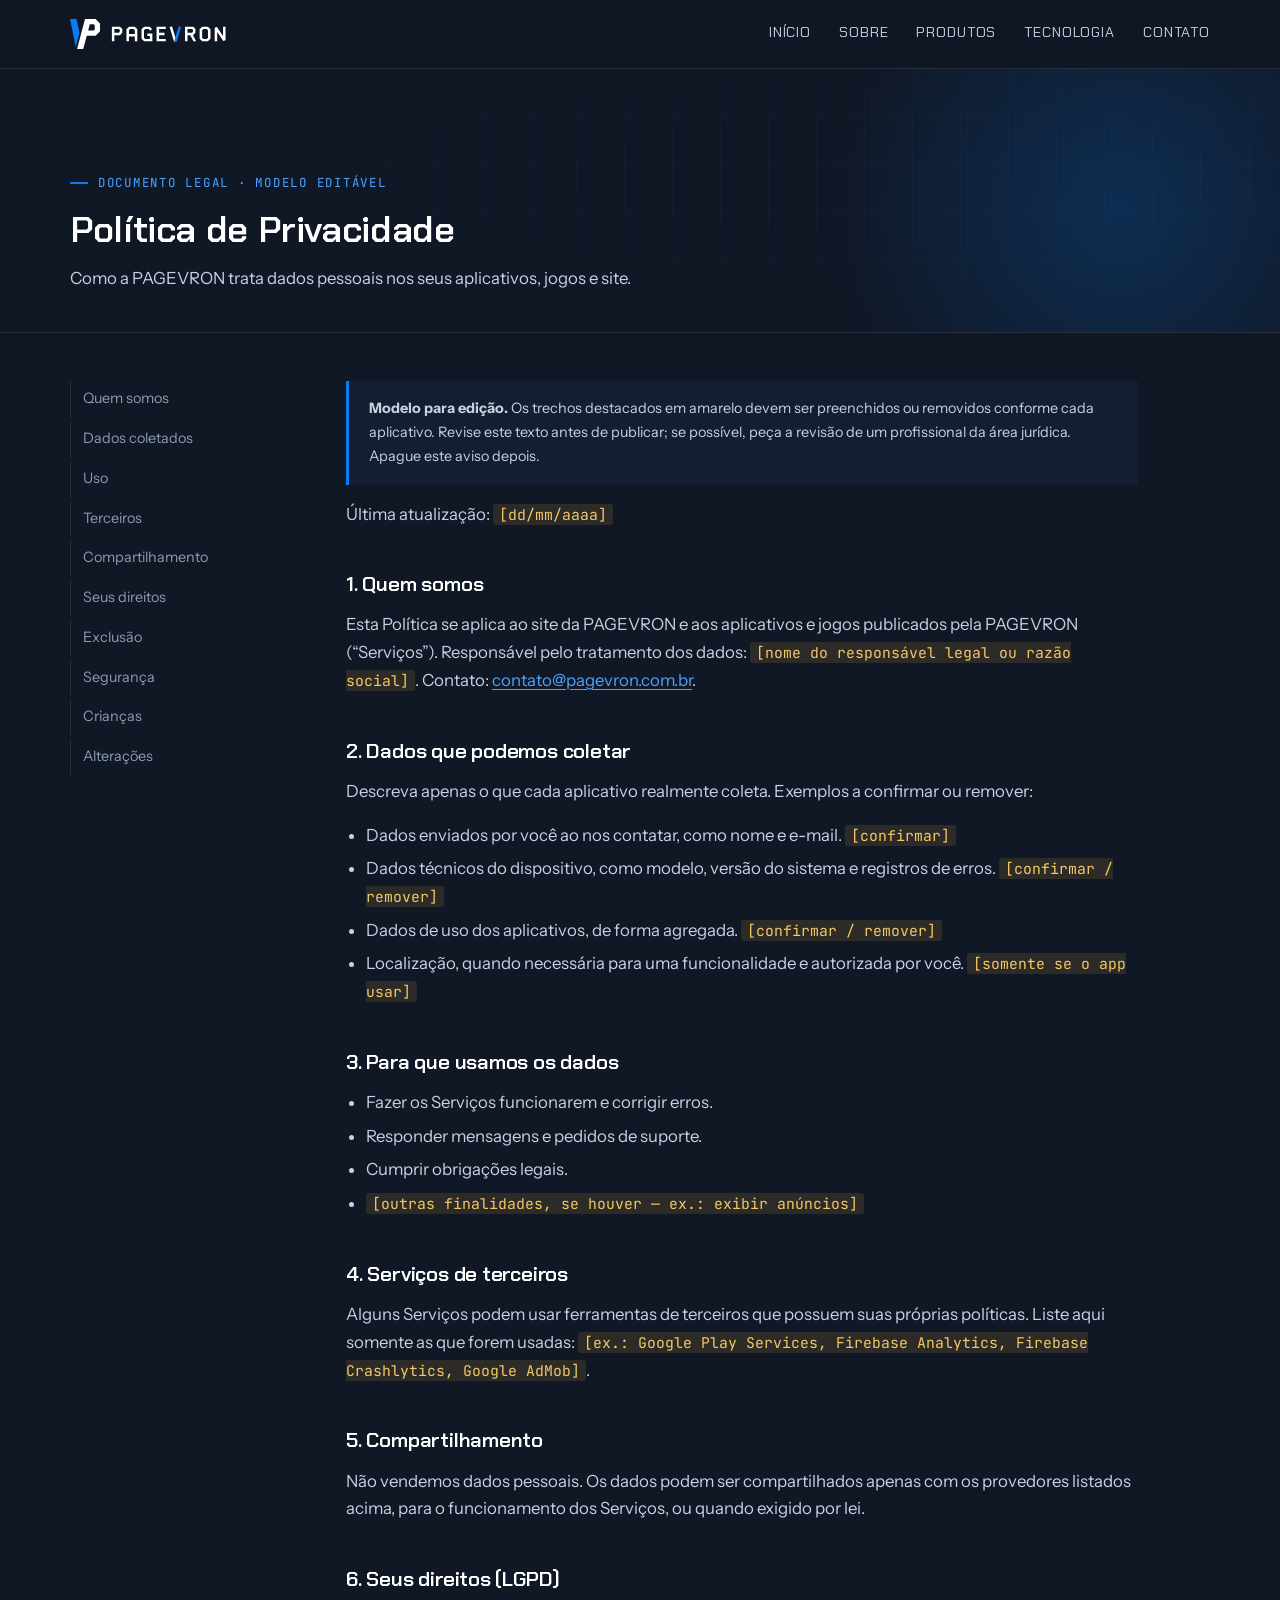
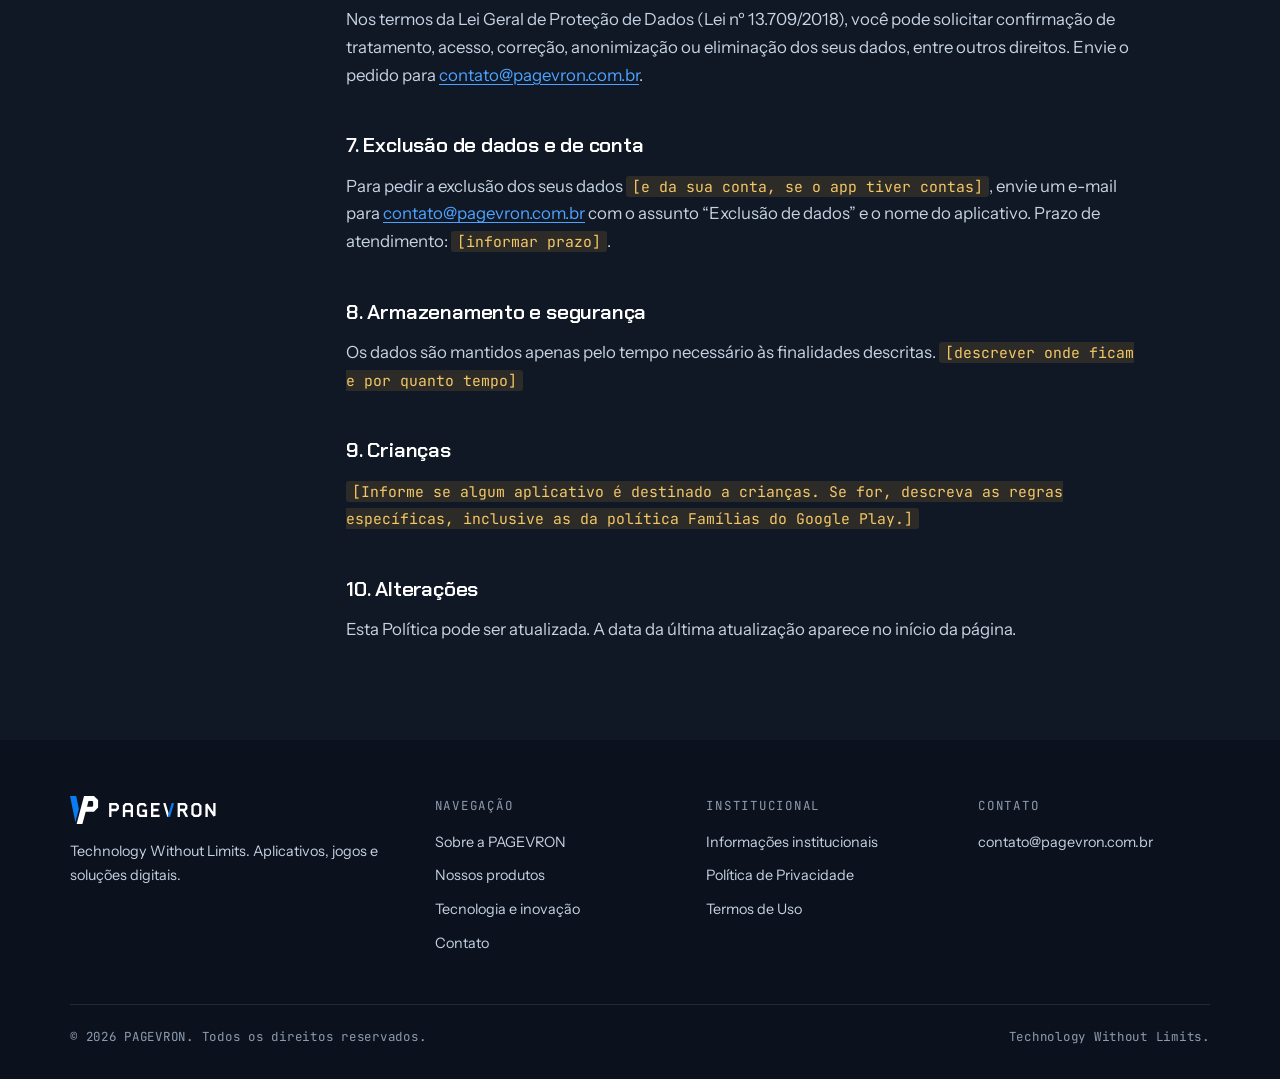
<file: privacidade/index.html>
<!doctype html>
<html lang="pt-BR">
<head>
<meta charset="utf-8">
<meta name="viewport" content="width=device-width, initial-scale=1, viewport-fit=cover">
<title>Política de Privacidade — PAGEVRON</title>
<meta name="description" content="Política de Privacidade dos aplicativos, jogos e site da PAGEVRON.">
<meta name="robots" content="index, follow">
<link rel="canonical" href="https://pagevron.com.br/privacidade/">
<meta name="theme-color" content="#101725">
<link rel="icon" href="../favicon.svg" type="image/svg+xml">
<link rel="icon" href="../favicon-32.png" sizes="32x32" type="image/png">
<link rel="apple-touch-icon" href="../apple-touch-icon.png">
<link rel="manifest" href="../site.webmanifest">
<meta property="og:type" content="website">
<meta property="og:site_name" content="PAGEVRON">
<meta property="og:title" content="Política de Privacidade — PAGEVRON">
<meta property="og:description" content="Política de Privacidade dos aplicativos, jogos e site da PAGEVRON.">
<meta property="og:url" content="https://pagevron.com.br/privacidade/">
<meta property="og:image" content="https://pagevron.com.br/assets/img/og-pagevron.png">
<meta property="og:locale" content="pt_BR">
<meta name="twitter:card" content="summary_large_image">
<link rel="preconnect" href="https://fonts.googleapis.com">
<link rel="preconnect" href="https://fonts.gstatic.com" crossorigin>
<link rel="stylesheet" href="https://fonts.googleapis.com/css2?family=Chakra+Petch:wght@500;600;700&family=Instrument+Sans:wght@400;500;600&family=JetBrains+Mono:wght@400;500&display=swap">
<link rel="stylesheet" href="../assets/css/style.css">
</head>
<body>
<a class="pular" href="#conteudo">Pular para o conteúdo</a>
<header class="topo">
  <div class="wrap">
    <a class="marca" href="../" aria-label="PAGEVRON — página inicial"><img src="../assets/img/logo-horizontal.svg" alt="PAGEVRON" width="200" height="56"></a>
    <button class="menu-botao" type="button" aria-expanded="false" aria-controls="menu" aria-label="Abrir menu"><span></span></button>
    <nav class="menu" id="menu" aria-label="Menu principal">
      <a href="../#inicio">Início</a>
      <a href="../#sobre">Sobre</a>
      <a href="../#produtos">Produtos</a>
      <a href="../#tecnologia">Tecnologia</a>
      <a href="../contato/">Contato</a>
    </nav>
  </div>
</header>
<main id="conteudo">
  <section class="pagina-cabeca heroi">
    <div class="wrap" style="display:block;padding-block:0">
      <span class="rotulo">Documento legal · Modelo editável</span>
      <h1>Política de Privacidade</h1>
      <p>Como a PAGEVRON trata dados pessoais nos seus aplicativos, jogos e site.</p>
    </div>
  </section>
  <section class="doc">
    <div class="wrap">
      <nav aria-label="Nesta página"><a href="#quem">Quem somos</a><a href="#dados">Dados coletados</a><a href="#uso">Uso</a><a href="#terceiros">Terceiros</a><a href="#compartilhamento">Compartilhamento</a><a href="#direitos">Seus direitos</a><a href="#exclusao">Exclusão</a><a href="#retencao">Segurança</a><a href="#criancas">Crianças</a><a href="#alteracoes">Alterações</a></nav>
      <div class="prosa">
        <div class="nota"><b>Modelo para edição.</b> Os trechos destacados em amarelo devem ser preenchidos ou removidos conforme cada aplicativo. Revise este texto antes de publicar; se possível, peça a revisão de um profissional da área jurídica. Apague este aviso depois.</div>
        <p>Última atualização: <span class="editar">[dd/mm/aaaa]</span></p>

        <h2 id="quem">1. Quem somos</h2>
        <p>Esta Política se aplica ao site da PAGEVRON e aos aplicativos e jogos publicados pela PAGEVRON (“Serviços”). Responsável pelo tratamento dos dados: <span class="editar">[nome do responsável legal ou razão social]</span>. Contato: <a href="mailto:contato@pagevron.com.br">contato@pagevron.com.br</a>.</p>

        <h2 id="dados">2. Dados que podemos coletar</h2>
        <p>Descreva apenas o que cada aplicativo realmente coleta. Exemplos a confirmar ou remover:</p>
        <ul>
          <li>Dados enviados por você ao nos contatar, como nome e e-mail. <span class="editar">[confirmar]</span></li>
          <li>Dados técnicos do dispositivo, como modelo, versão do sistema e registros de erros. <span class="editar">[confirmar / remover]</span></li>
          <li>Dados de uso dos aplicativos, de forma agregada. <span class="editar">[confirmar / remover]</span></li>
          <li>Localização, quando necessária para uma funcionalidade e autorizada por você. <span class="editar">[somente se o app usar]</span></li>
        </ul>

        <h2 id="uso">3. Para que usamos os dados</h2>
        <ul>
          <li>Fazer os Serviços funcionarem e corrigir erros.</li>
          <li>Responder mensagens e pedidos de suporte.</li>
          <li>Cumprir obrigações legais.</li>
          <li><span class="editar">[outras finalidades, se houver — ex.: exibir anúncios]</span></li>
        </ul>

        <h2 id="terceiros">4. Serviços de terceiros</h2>
        <p>Alguns Serviços podem usar ferramentas de terceiros que possuem suas próprias políticas. Liste aqui somente as que forem usadas: <span class="editar">[ex.: Google Play Services, Firebase Analytics, Firebase Crashlytics, Google AdMob]</span>.</p>

        <h2 id="compartilhamento">5. Compartilhamento</h2>
        <p>Não vendemos dados pessoais. Os dados podem ser compartilhados apenas com os provedores listados acima, para o funcionamento dos Serviços, ou quando exigido por lei.</p>

        <h2 id="direitos">6. Seus direitos (LGPD)</h2>
        <p>Nos termos da Lei Geral de Proteção de Dados (Lei nº 13.709/2018), você pode solicitar confirmação de tratamento, acesso, correção, anonimização ou eliminação dos seus dados, entre outros direitos. Envie o pedido para <a href="mailto:contato@pagevron.com.br">contato@pagevron.com.br</a>.</p>

        <h2 id="exclusao">7. Exclusão de dados e de conta</h2>
        <p>Para pedir a exclusão dos seus dados <span class="editar">[e da sua conta, se o app tiver contas]</span>, envie um e-mail para <a href="mailto:contato@pagevron.com.br">contato@pagevron.com.br</a> com o assunto “Exclusão de dados” e o nome do aplicativo. Prazo de atendimento: <span class="editar">[informar prazo]</span>.</p>

        <h2 id="retencao">8. Armazenamento e segurança</h2>
        <p>Os dados são mantidos apenas pelo tempo necessário às finalidades descritas. <span class="editar">[descrever onde ficam e por quanto tempo]</span></p>

        <h2 id="criancas">9. Crianças</h2>
        <p><span class="editar">[Informe se algum aplicativo é destinado a crianças. Se for, descreva as regras específicas, inclusive as da política Famílias do Google Play.]</span></p>

        <h2 id="alteracoes">10. Alterações</h2>
        <p>Esta Política pode ser atualizada. A data da última atualização aparece no início da página.</p>
      </div>
    </div>
  </section>
</main>
<footer class="rodape">
  <div class="wrap">
    <div class="rodape-grid">
      <div>
        <img src="../assets/img/logo-horizontal.svg" alt="PAGEVRON" width="200" height="56">
        <p>Technology Without Limits. Aplicativos, jogos e soluções digitais.</p>
      </div>
      <div>
        <h4>Navegação</h4>
        <ul>
          <li><a href="../#sobre">Sobre a PAGEVRON</a></li>
          <li><a href="../#produtos">Nossos produtos</a></li>
          <li><a href="../#tecnologia">Tecnologia e inovação</a></li>
          <li><a href="../contato/">Contato</a></li>
        </ul>
      </div>
      <div>
        <h4>Institucional</h4>
        <ul>
          <li><a href="../empresa/">Informações institucionais</a></li>
          <li><a href="../privacidade/">Política de Privacidade</a></li>
          <li><a href="../termos/">Termos de Uso</a></li>
        </ul>
      </div>
      <div>
        <h4>Contato</h4>
        <ul>
          <!-- EDITAR: e-mail oficial -->
          <li><a href="mailto:contato@pagevron.com.br">contato@pagevron.com.br</a></li>
        </ul>
      </div>
    </div>
    <div class="rodape-base">
      <span>© <span data-ano>2026</span> PAGEVRON. Todos os direitos reservados.</span>
      <span>Technology Without Limits.</span>
    </div>
  </div>
</footer>
<script src="../assets/js/main.js" defer></script>
</body>
</html>
</file>
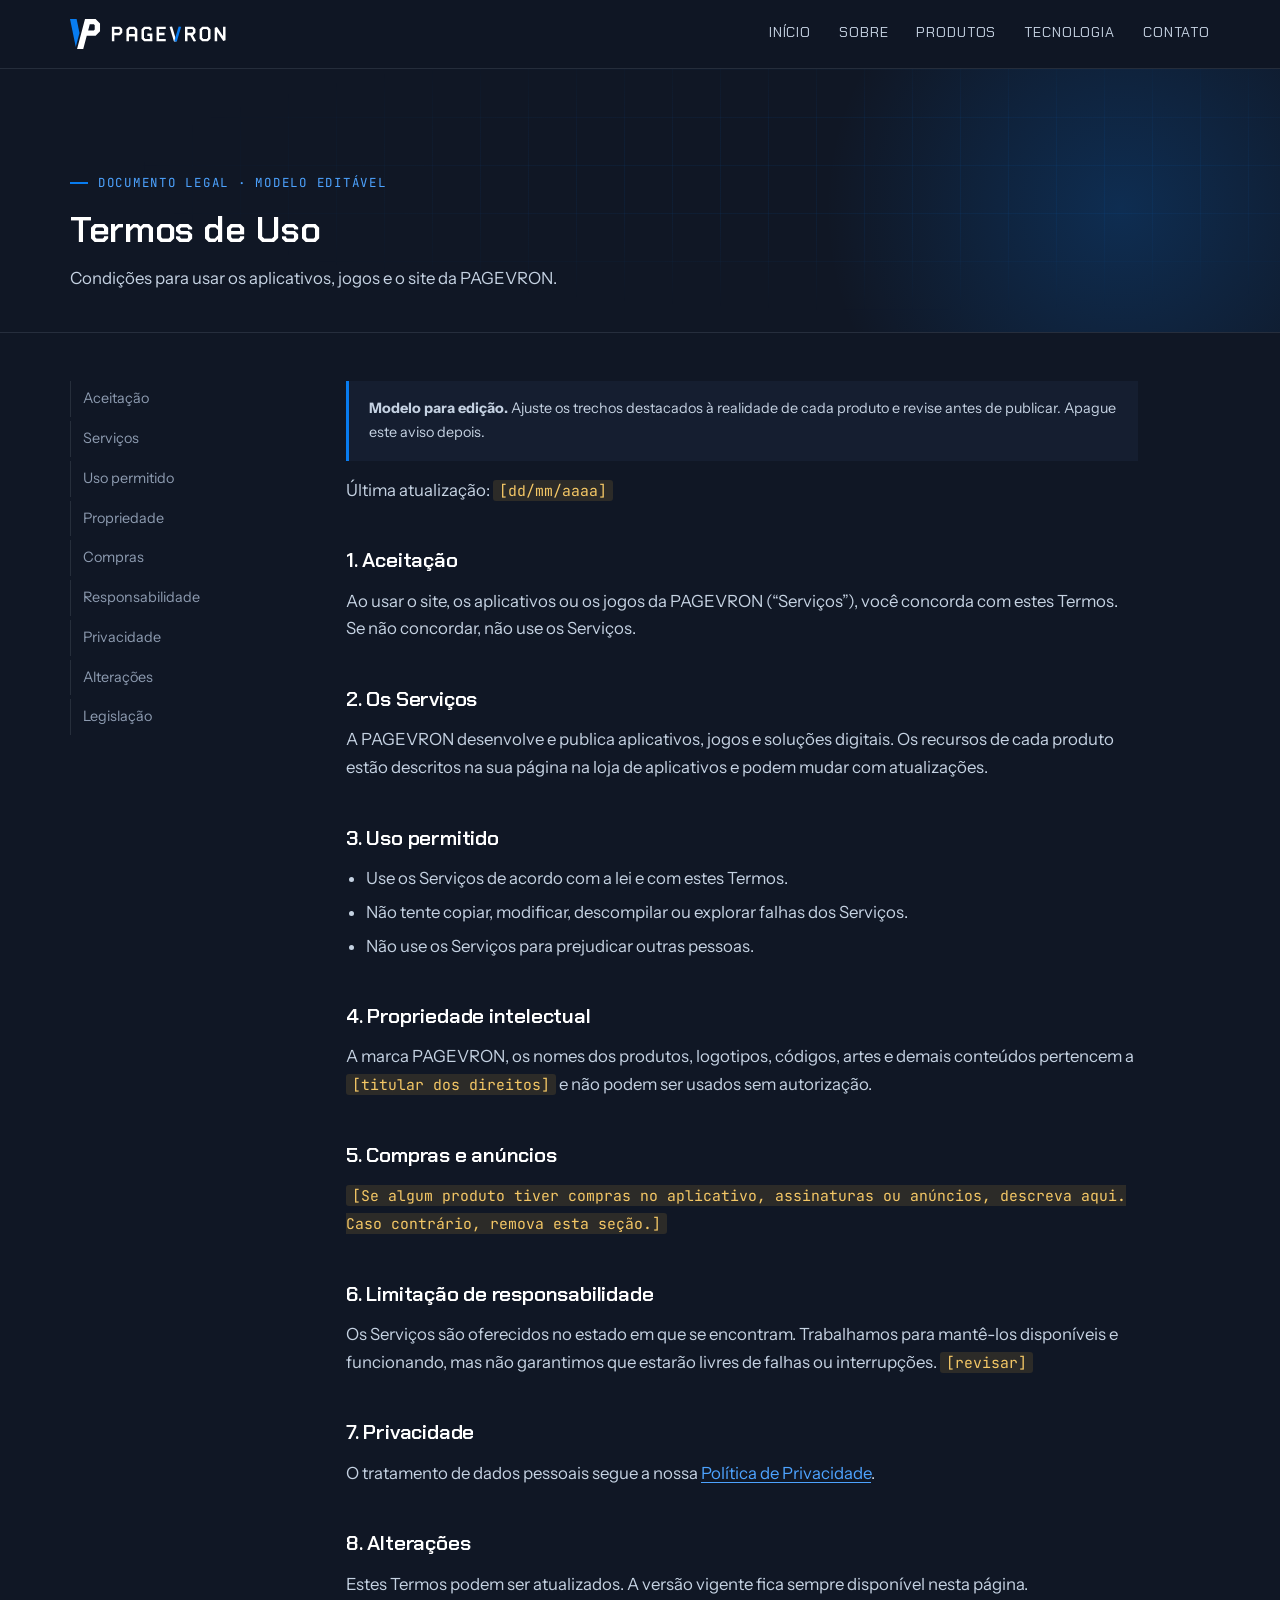
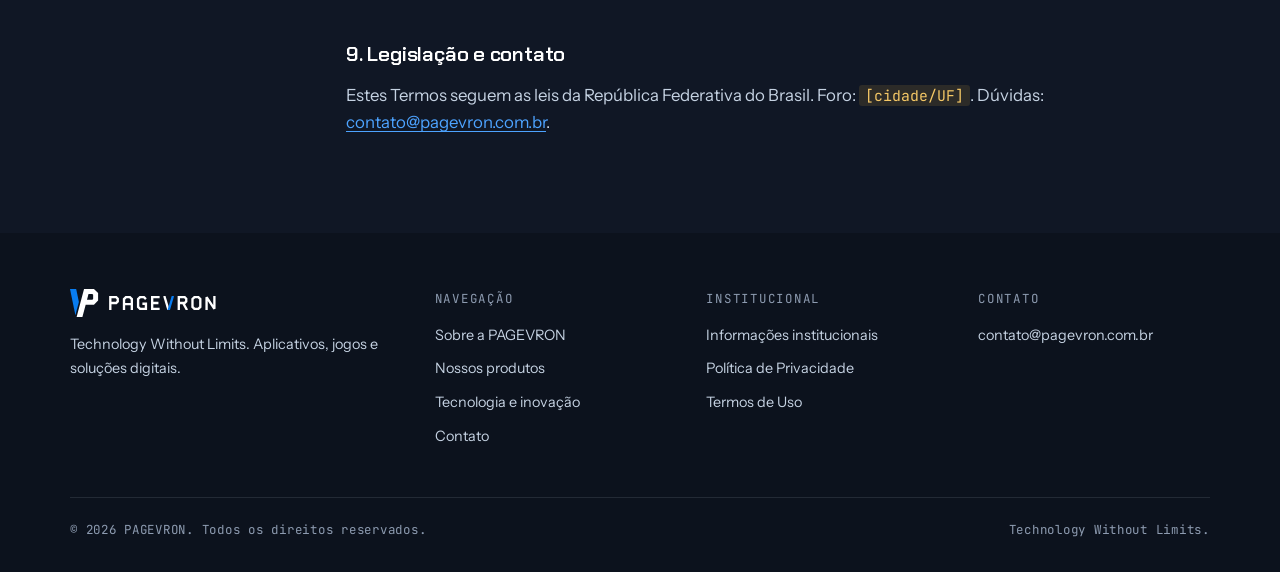
<file: termos/index.html>
<!doctype html>
<html lang="pt-BR">
<head>
<meta charset="utf-8">
<meta name="viewport" content="width=device-width, initial-scale=1, viewport-fit=cover">
<title>Termos de Uso — PAGEVRON</title>
<meta name="description" content="Termos de Uso dos aplicativos, jogos e site da PAGEVRON.">
<meta name="robots" content="index, follow">
<link rel="canonical" href="https://pagevron.com.br/termos/">
<meta name="theme-color" content="#101725">
<link rel="icon" href="../favicon.svg" type="image/svg+xml">
<link rel="icon" href="../favicon-32.png" sizes="32x32" type="image/png">
<link rel="apple-touch-icon" href="../apple-touch-icon.png">
<link rel="manifest" href="../site.webmanifest">
<meta property="og:type" content="website">
<meta property="og:site_name" content="PAGEVRON">
<meta property="og:title" content="Termos de Uso — PAGEVRON">
<meta property="og:description" content="Termos de Uso dos aplicativos, jogos e site da PAGEVRON.">
<meta property="og:url" content="https://pagevron.com.br/termos/">
<meta property="og:image" content="https://pagevron.com.br/assets/img/og-pagevron.png">
<meta property="og:locale" content="pt_BR">
<meta name="twitter:card" content="summary_large_image">
<link rel="preconnect" href="https://fonts.googleapis.com">
<link rel="preconnect" href="https://fonts.gstatic.com" crossorigin>
<link rel="stylesheet" href="https://fonts.googleapis.com/css2?family=Chakra+Petch:wght@500;600;700&family=Instrument+Sans:wght@400;500;600&family=JetBrains+Mono:wght@400;500&display=swap">
<link rel="stylesheet" href="../assets/css/style.css">
</head>
<body>
<a class="pular" href="#conteudo">Pular para o conteúdo</a>
<header class="topo">
  <div class="wrap">
    <a class="marca" href="../" aria-label="PAGEVRON — página inicial"><img src="../assets/img/logo-horizontal.svg" alt="PAGEVRON" width="200" height="56"></a>
    <button class="menu-botao" type="button" aria-expanded="false" aria-controls="menu" aria-label="Abrir menu"><span></span></button>
    <nav class="menu" id="menu" aria-label="Menu principal">
      <a href="../#inicio">Início</a>
      <a href="../#sobre">Sobre</a>
      <a href="../#produtos">Produtos</a>
      <a href="../#tecnologia">Tecnologia</a>
      <a href="../contato/">Contato</a>
    </nav>
  </div>
</header>
<main id="conteudo">
  <section class="pagina-cabeca heroi">
    <div class="wrap" style="display:block;padding-block:0">
      <span class="rotulo">Documento legal · Modelo editável</span>
      <h1>Termos de Uso</h1>
      <p>Condições para usar os aplicativos, jogos e o site da PAGEVRON.</p>
    </div>
  </section>
  <section class="doc">
    <div class="wrap">
      <nav aria-label="Nesta página"><a href="#aceite">Aceitação</a><a href="#servicos">Serviços</a><a href="#uso">Uso permitido</a><a href="#propriedade">Propriedade</a><a href="#compras">Compras</a><a href="#responsabilidade">Responsabilidade</a><a href="#privacidade">Privacidade</a><a href="#alteracoes">Alterações</a><a href="#lei">Legislação</a></nav>
      <div class="prosa">
        <div class="nota"><b>Modelo para edição.</b> Ajuste os trechos destacados à realidade de cada produto e revise antes de publicar. Apague este aviso depois.</div>
        <p>Última atualização: <span class="editar">[dd/mm/aaaa]</span></p>

        <h2 id="aceite">1. Aceitação</h2>
        <p>Ao usar o site, os aplicativos ou os jogos da PAGEVRON (“Serviços”), você concorda com estes Termos. Se não concordar, não use os Serviços.</p>

        <h2 id="servicos">2. Os Serviços</h2>
        <p>A PAGEVRON desenvolve e publica aplicativos, jogos e soluções digitais. Os recursos de cada produto estão descritos na sua página na loja de aplicativos e podem mudar com atualizações.</p>

        <h2 id="uso">3. Uso permitido</h2>
        <ul>
          <li>Use os Serviços de acordo com a lei e com estes Termos.</li>
          <li>Não tente copiar, modificar, descompilar ou explorar falhas dos Serviços.</li>
          <li>Não use os Serviços para prejudicar outras pessoas.</li>
        </ul>

        <h2 id="propriedade">4. Propriedade intelectual</h2>
        <p>A marca PAGEVRON, os nomes dos produtos, logotipos, códigos, artes e demais conteúdos pertencem a <span class="editar">[titular dos direitos]</span> e não podem ser usados sem autorização.</p>

        <h2 id="compras">5. Compras e anúncios</h2>
        <p><span class="editar">[Se algum produto tiver compras no aplicativo, assinaturas ou anúncios, descreva aqui. Caso contrário, remova esta seção.]</span></p>

        <h2 id="responsabilidade">6. Limitação de responsabilidade</h2>
        <p>Os Serviços são oferecidos no estado em que se encontram. Trabalhamos para mantê-los disponíveis e funcionando, mas não garantimos que estarão livres de falhas ou interrupções. <span class="editar">[revisar]</span></p>

        <h2 id="privacidade">7. Privacidade</h2>
        <p>O tratamento de dados pessoais segue a nossa <a href="../privacidade/">Política de Privacidade</a>.</p>

        <h2 id="alteracoes">8. Alterações</h2>
        <p>Estes Termos podem ser atualizados. A versão vigente fica sempre disponível nesta página.</p>

        <h2 id="lei">9. Legislação e contato</h2>
        <p>Estes Termos seguem as leis da República Federativa do Brasil. Foro: <span class="editar">[cidade/UF]</span>. Dúvidas: <a href="mailto:contato@pagevron.com.br">contato@pagevron.com.br</a>.</p>
      </div>
    </div>
  </section>
</main>
<footer class="rodape">
  <div class="wrap">
    <div class="rodape-grid">
      <div>
        <img src="../assets/img/logo-horizontal.svg" alt="PAGEVRON" width="200" height="56">
        <p>Technology Without Limits. Aplicativos, jogos e soluções digitais.</p>
      </div>
      <div>
        <h4>Navegação</h4>
        <ul>
          <li><a href="../#sobre">Sobre a PAGEVRON</a></li>
          <li><a href="../#produtos">Nossos produtos</a></li>
          <li><a href="../#tecnologia">Tecnologia e inovação</a></li>
          <li><a href="../contato/">Contato</a></li>
        </ul>
      </div>
      <div>
        <h4>Institucional</h4>
        <ul>
          <li><a href="../empresa/">Informações institucionais</a></li>
          <li><a href="../privacidade/">Política de Privacidade</a></li>
          <li><a href="../termos/">Termos de Uso</a></li>
        </ul>
      </div>
      <div>
        <h4>Contato</h4>
        <ul>
          <!-- EDITAR: e-mail oficial -->
          <li><a href="mailto:contato@pagevron.com.br">contato@pagevron.com.br</a></li>
        </ul>
      </div>
    </div>
    <div class="rodape-base">
      <span>© <span data-ano>2026</span> PAGEVRON. Todos os direitos reservados.</span>
      <span>Technology Without Limits.</span>
    </div>
  </div>
</footer>
<script src="../assets/js/main.js" defer></script>
</body>
</html>
</file>
<file: assets/css/style.css>
/* ==========================================================
   PAGEVRON — Folha de estilo do site institucional
   Layout: blueprint escuro — grade técnica, cantos chanfrados
   (o mesmo corte das pontas do símbolo), uma única cor de acento.
   ========================================================== */
:root {
  /* Cores da marca */
  --azul: #087CF0;          /* Azul elétrico (acento) */
  --azul-claro: #4DA3FF;    /* acento legível em texto pequeno */
  --profundo: #101725;      /* Azul profundo (fundo) */
  --profundo-2: #151E30;    /* superfícies */
  --profundo-3: #1C2740;    /* superfícies elevadas / bordas */
  --prata: #C5D2E2;         /* Prata (texto secundário) */
  --prata-2: #8D9BB0;       /* texto terciário */
  --branco: #FFFFFF;
  --linha: rgba(197, 210, 226, .12);
  --grade: rgba(8, 124, 240, .07);

  /* Tipografia */
  --f-display: "Chakra Petch", "Segoe UI", Roboto, Arial, sans-serif;
  --f-texto: "Instrument Sans", "Segoe UI", Roboto, Arial, sans-serif;
  --f-mono: "JetBrains Mono", ui-monospace, "Cascadia Mono", Consolas, monospace;

  /* Escala */
  --t-xs: .78rem; --t-sm: .9rem; --t-md: 1.05rem; --t-lg: 1.3rem;
  --t-xl: clamp(1.6rem, 1.2rem + 1.6vw, 2.3rem);
  --t-2xl: clamp(2.4rem, 1.4rem + 4.4vw, 4.6rem);

  --chanfro: 14px;          /* corte de canto característico */
  --largura: 1180px;
  color-scheme: dark;
}

*, *::before, *::after { box-sizing: border-box; }
html { scroll-behavior: smooth; -webkit-text-size-adjust: 100%; }
body {
  margin: 0;
  background: var(--profundo);
  color: var(--prata);
  font-family: var(--f-texto);
  font-size: var(--t-md);
  line-height: 1.65;
  overflow-x: hidden;
}
img, svg { max-width: 100%; display: block; }
a { color: var(--azul-claro); text-decoration-thickness: 1px; text-underline-offset: 3px; }
a:hover { color: var(--branco); }
:focus-visible { outline: 2px solid var(--azul); outline-offset: 3px; }
h1, h2, h3 { font-family: var(--f-display); color: var(--branco); line-height: 1.12; margin: 0; text-wrap: balance; font-weight: 600; letter-spacing: -.01em; }
p { margin: 0; }

.pular { position: absolute; left: -999px; top: 8px; background: var(--azul); color: #fff; padding: 8px 14px; z-index: 100; }
.pular:focus { left: 8px; }

.wrap {
  width: 100%; max-width: var(--largura); margin-inline: auto;
  padding-left: max(20px, env(safe-area-inset-left, 0px));
  padding-right: max(20px, env(safe-area-inset-right, 0px));
}

/* ---------- Rótulos técnicos ---------- */
.rotulo {
  font-family: var(--f-mono); font-size: var(--t-xs); letter-spacing: .14em;
  text-transform: uppercase; color: var(--azul-claro);
  display: inline-flex; align-items: center; gap: 10px;
}
.rotulo::before { content: ""; width: 18px; height: 2px; background: var(--azul); }

/* ---------- Botões ---------- */
.btn {
  --c: var(--azul);
  display: inline-flex; align-items: center; gap: 10px;
  font-family: var(--f-display); font-weight: 600; font-size: var(--t-sm);
  letter-spacing: .08em; text-transform: uppercase; text-decoration: none;
  padding: 14px 24px; border: 0; cursor: pointer;
  background: var(--c); color: var(--branco);
  clip-path: polygon(var(--chanfro) 0, 100% 0, 100% calc(100% - var(--chanfro)), calc(100% - var(--chanfro)) 100%, 0 100%, 0 var(--chanfro));
  transition: background .2s, transform .2s;
}
.btn:hover { background: #2B8FF5; color: var(--branco); transform: translateY(-1px); }
.btn--linha { background: transparent; color: var(--branco); box-shadow: inset 0 0 0 1.5px var(--prata-2); clip-path: none; }
.btn--linha:hover { background: var(--profundo-3); box-shadow: inset 0 0 0 1.5px var(--prata); }
.btn[aria-disabled="true"] { background: var(--profundo-3); color: var(--prata-2); pointer-events: none; }
.btn svg { width: 16px; height: 16px; }

/* ---------- Cabeçalho ---------- */
body::before { content: ""; position: fixed; inset: 0 0 auto; height: env(safe-area-inset-top, 0px); z-index: 60; background: var(--profundo); }
.topo {
  position: sticky; top: env(safe-area-inset-top, 0px); z-index: 50;
  background: rgba(16, 23, 37, .82); backdrop-filter: blur(14px); -webkit-backdrop-filter: blur(14px);
  border-bottom: 1px solid var(--linha);
}
.topo .wrap { display: flex; align-items: center; justify-content: space-between; height: 68px; gap: 20px; }
.marca img { height: 30px; width: auto; }
.menu { display: flex; gap: 28px; align-items: center; }
.menu a {
  font-family: var(--f-display); font-size: var(--t-sm); letter-spacing: .06em; text-transform: uppercase;
  color: var(--prata); text-decoration: none; padding: 6px 0; border-bottom: 2px solid transparent;
}
.menu a:hover, .menu a[aria-current="page"] { color: var(--branco); border-color: var(--azul); }
.menu-botao { display: none; background: none; border: 1px solid var(--linha); color: var(--branco); width: 44px; height: 44px; cursor: pointer; }
.menu-botao span, .menu-botao span::before, .menu-botao span::after { display: block; width: 18px; height: 2px; background: currentColor; margin: auto; position: relative; transition: transform .2s; }
.menu-botao span::before, .menu-botao span::after { content: ""; position: absolute; left: 0; }
.menu-botao span::before { top: -6px; } .menu-botao span::after { top: 6px; }
.menu-botao[aria-expanded="true"] span { background: transparent; }
.menu-botao[aria-expanded="true"] span::before { transform: translateY(6px) rotate(45deg); }
.menu-botao[aria-expanded="true"] span::after { transform: translateY(-6px) rotate(-45deg); }

@media (max-width: 820px) {
  .menu-botao { display: block; }
  .menu {
    position: absolute; top: 68px; left: 0; right: 0; flex-direction: column; align-items: stretch; gap: 0;
    background: var(--profundo); border-bottom: 1px solid var(--linha);
    padding: 8px max(20px, env(safe-area-inset-right, 0px)) 16px max(20px, env(safe-area-inset-left, 0px));
    display: none;
  }
  .menu.aberto { display: flex; }
  .menu a { padding: 14px 0; border-bottom: 1px solid var(--linha); }
}

/* ---------- Herói ---------- */
.heroi { position: relative; overflow: hidden; border-bottom: 1px solid var(--linha); }
.heroi::before { /* grade técnica */
  content: ""; position: absolute; inset: 0; pointer-events: none;
  background-image: linear-gradient(var(--grade) 1px, transparent 1px), linear-gradient(90deg, var(--grade) 1px, transparent 1px);
  background-size: 48px 48px;
  mask-image: radial-gradient(ellipse 80% 70% at 70% 40%, #000 30%, transparent 75%);
  -webkit-mask-image: radial-gradient(ellipse 80% 70% at 70% 40%, #000 30%, transparent 75%);
}
.heroi::after { content: ""; position: absolute; width: 640px; height: 640px; right: -160px; top: -180px; background: radial-gradient(circle, rgba(8,124,240,.22), transparent 65%); pointer-events: none; }
.heroi .wrap { position: relative; z-index: 1; }
.heroi-grid { display: grid; grid-template-columns: 1.15fr .85fr; gap: 48px; align-items: center; padding-block: clamp(56px, 9vw, 120px); }
.heroi h1 { font-size: var(--t-2xl); margin-top: 22px; }
.heroi h1 em { font-style: normal; color: var(--azul); }
.heroi .lead { font-size: var(--t-lg); line-height: 1.55; max-width: 34ch; margin-top: 22px; color: var(--prata); }
.heroi .acoes { display: flex; flex-wrap: wrap; gap: 14px; margin-top: 34px; }
.heroi-simbolo { position: relative; justify-self: center; width: min(360px, 100%); aspect-ratio: 1; }
.heroi-simbolo svg { width: 100%; height: 100%; overflow: visible; }
.heroi-simbolo .moldura { fill: none; stroke: var(--linha); stroke-width: .35; }
.heroi-simbolo .mira { stroke: var(--azul); stroke-width: .5; fill: none; }
.heroi-simbolo .cota { font-family: var(--f-mono); font-size: 2.4px; fill: var(--prata-2); letter-spacing: .1em; }
.parte { transform-box: fill-box; transform-origin: center; }
@media (prefers-reduced-motion: no-preference) {
  .parte { animation: entra .9s cubic-bezier(.2,.7,.2,1) both; }
  .parte.x1 { animation-name: entra-x1; animation-delay: .35s; }
  .parte.x2 { animation-name: entra-x2; animation-delay: .45s; }
}
@keyframes entra { from { opacity: .0; transform: scale(.96); } }
@keyframes entra-x1 { from { transform: translate(-8px, -10px); opacity: 0; } }
@keyframes entra-x2 { from { transform: translate(8px, 10px); opacity: 0; } }

.faixa { border-top: 1px solid var(--linha); }
.faixa ul { list-style: none; margin: 0; padding: 0; display: grid; grid-template-columns: repeat(4, 1fr); }
.faixa li { padding: 18px 0 18px 20px; border-left: 1px solid var(--linha); font-family: var(--f-mono); font-size: var(--t-xs); letter-spacing: .1em; text-transform: uppercase; color: var(--prata-2); }
.faixa li:first-child { border-left: 0; padding-left: 0; }
.faixa b { display: block; font-family: var(--f-display); font-size: var(--t-md); color: var(--branco); letter-spacing: .02em; font-weight: 600; }

/* ---------- Seções ---------- */
.secao { padding-block: clamp(64px, 9vw, 112px); border-bottom: 1px solid var(--linha); }
.secao-cabeca { display: grid; gap: 16px; max-width: 720px; margin-bottom: 48px; }
.secao-cabeca h2 { font-size: var(--t-xl); }
.secao-cabeca p { font-size: var(--t-md); }

/* Sobre */
.sobre-grid { display: grid; grid-template-columns: 1fr 1fr; gap: 56px; align-items: start; }
.sobre-texto { display: grid; gap: 18px; max-width: 62ch; }
.sobre-texto p:first-child { font-size: var(--t-lg); color: var(--branco); line-height: 1.5; }
.mvv { display: grid; gap: 0; border-top: 1px solid var(--linha); }
.mvv div { display: grid; grid-template-columns: 110px 1fr; gap: 20px; padding: 22px 0; border-bottom: 1px solid var(--linha); }
.mvv dt { font-family: var(--f-mono); font-size: var(--t-xs); letter-spacing: .14em; text-transform: uppercase; color: var(--azul-claro); padding-top: 4px; }
.mvv dd { margin: 0; }
.mvv ul { margin: 0; padding: 0; list-style: none; display: grid; gap: 6px; }
.mvv li::before { content: "▸ "; color: var(--azul); }

/* Produtos */
.linha-produtos { display: grid; gap: 22px; }
.linha-produtos + .linha-produtos { margin-top: 56px; }
.sub { font-size: var(--t-lg); display: flex; align-items: baseline; gap: 12px; padding-bottom: 14px; border-bottom: 1px solid var(--linha); }
.sub span { font-family: var(--f-mono); font-size: var(--t-xs); color: var(--prata-2); font-weight: 400; letter-spacing: .1em; }
.produtos { display: grid; grid-template-columns: repeat(3, 1fr); gap: 20px; }
.produto {
  position: relative; display: flex; flex-direction: column;
  background: var(--profundo-2); border: 1px solid var(--linha);
  clip-path: polygon(0 0, calc(100% - 22px) 0, 100% 22px, 100% 100%, 0 100%);
  transition: border-color .2s, transform .25s;
}
.produto:hover { border-color: color-mix(in srgb, var(--c, var(--azul)) 60%, transparent); transform: translateY(-3px); }
.produto-tela { /* espaço para imagens/capturas */
  aspect-ratio: 16 / 9; position: relative; overflow: hidden;
  background: radial-gradient(circle at 75% 20%, color-mix(in srgb, var(--c, var(--azul)) 35%, transparent), transparent 62%), var(--profundo-3);
  border-bottom: 1px solid var(--linha); display: grid; place-items: center;
}
.produto-tela img { width: 100%; height: 100%; object-fit: cover; }
.produto-tela .glifo { width: 30%; max-width: 110px; color: var(--c, var(--prata)); }
.produto-corpo { padding: 22px 22px 24px; display: flex; flex-direction: column; gap: 14px; flex: 1; }
.produto-topo { display: flex; align-items: center; gap: 14px; }
.produto-icone { width: 52px; height: 52px; flex: none; border-radius: 13px; background: linear-gradient(145deg, var(--c, var(--azul)), color-mix(in srgb, var(--c, var(--azul)) 55%, #000)); display: grid; place-items: center; overflow: hidden; }
.produto-icone img, .produto-icone svg { width: 58%; height: 58%; color: #fff; }
.produto-icone img.cheio { width: 100%; height: 100%; }
.produto h3 { font-size: var(--t-lg); }
.produto .cat { font-family: var(--f-mono); font-size: var(--t-xs); color: var(--prata-2); letter-spacing: .08em; text-transform: uppercase; }
.produto p { font-size: var(--t-sm); }
.produto-rodape { margin-top: auto; display: flex; align-items: center; justify-content: space-between; gap: 12px; flex-wrap: wrap; padding-top: 14px; border-top: 1px dashed var(--linha); }
.status { font-family: var(--f-mono); font-size: var(--t-xs); letter-spacing: .1em; text-transform: uppercase; display: inline-flex; align-items: center; gap: 8px; color: var(--prata); }
.status::before { content: ""; width: 8px; height: 8px; border-radius: 50%; background: var(--prata-2); }
.status[data-status="disponivel"]::before { background: #2FD08A; box-shadow: 0 0 0 4px rgba(47,208,138,.15); }
.status[data-status="beta"]::before { background: #F5B83D; }
.status[data-status="breve"]::before { background: var(--azul); box-shadow: 0 0 0 4px rgba(8,124,240,.18); }
.produto .link { font-family: var(--f-display); font-size: var(--t-sm); letter-spacing: .06em; text-transform: uppercase; text-decoration: none; font-weight: 600; }
.produto .link[aria-disabled="true"] { color: var(--prata-2); pointer-events: none; }

/* Tecnologia */
.segmentos { display: grid; grid-template-columns: repeat(4, 1fr); border-top: 1px solid var(--linha); border-left: 1px solid var(--linha); }
.segmento { padding: 32px 26px 36px; border-right: 1px solid var(--linha); border-bottom: 1px solid var(--linha); display: grid; gap: 14px; align-content: start; transition: background .2s; }
.segmento:hover { background: var(--profundo-2); }
.segmento svg { width: 36px; height: 36px; color: var(--azul); }
.segmento h3 { font-size: var(--t-md); letter-spacing: .02em; }
.segmento p { font-size: var(--t-sm); }
.processo { margin-top: 56px; display: grid; grid-template-columns: repeat(4, 1fr); gap: 0; counter-reset: etapa; list-style: none; padding: 0; }
.processo li { counter-increment: etapa; padding: 20px 20px 0 0; border-top: 2px solid var(--profundo-3); position: relative; }
.processo li::before { content: counter(etapa, decimal-leading-zero); position: absolute; top: -12px; left: 0; background: var(--profundo); padding-right: 10px; font-family: var(--f-mono); font-size: var(--t-xs); color: var(--azul-claro); }
.processo li:first-child { border-color: var(--azul); }
.processo b { display: block; color: var(--branco); font-family: var(--f-display); font-weight: 600; margin-bottom: 4px; }
.processo span { font-size: var(--t-sm); }

/* Contato */
.contato-grid { display: grid; grid-template-columns: .9fr 1.1fr; gap: 56px; }
.canais { display: grid; gap: 0; border-top: 1px solid var(--linha); align-content: start; }
.canal { display: grid; gap: 4px; padding: 18px 0; border-bottom: 1px solid var(--linha); }
.canal small { font-family: var(--f-mono); font-size: var(--t-xs); letter-spacing: .12em; text-transform: uppercase; color: var(--prata-2); }
.canal a, .canal span { color: var(--branco); font-family: var(--f-display); font-size: var(--t-lg); text-decoration: none; word-break: break-word; }
.redes { display: flex; gap: 10px; flex-wrap: wrap; margin-top: 4px; }
.redes a { width: 44px; height: 44px; display: grid; place-items: center; border: 1px solid var(--linha); color: var(--prata); }
.redes a:hover { border-color: var(--azul); color: var(--branco); }
.redes svg { width: 18px; height: 18px; }

.form { display: grid; grid-template-columns: 1fr 1fr; gap: 18px; background: var(--profundo-2); border: 1px solid var(--linha); padding: clamp(20px, 4vw, 36px); }
.campo { display: grid; gap: 8px; min-width: 0; }
.campo--cheio { grid-column: 1 / -1; }
.campo label { font-family: var(--f-mono); font-size: var(--t-xs); letter-spacing: .12em; text-transform: uppercase; color: var(--prata); }
.campo input, .campo textarea, .campo select {
  width: 100%; font: inherit; font-size: var(--t-md); color: var(--branco);
  background: var(--profundo); border: 1px solid var(--profundo-3); padding: 12px 14px; border-radius: 0;
}
.campo textarea { min-height: 140px; resize: vertical; }
.campo input:focus, .campo textarea:focus, .campo select:focus { outline: none; border-color: var(--azul); box-shadow: 0 0 0 3px rgba(8,124,240,.2); }
.form-rodape { grid-column: 1 / -1; display: flex; align-items: center; gap: 16px; flex-wrap: wrap; }
.form-aviso { font-size: var(--t-sm); color: var(--prata-2); }
.form-aviso[data-tipo="ok"] { color: #2FD08A; }
.form-aviso[data-tipo="erro"] { color: #FF7A7A; }
.hp { position: absolute; left: -5000px; }

/* ---------- Páginas internas ---------- */
.pagina-cabeca { padding-block: clamp(48px, 8vw, 96px) 40px; border-bottom: 1px solid var(--linha); position: relative; overflow: hidden; }
.pagina-cabeca h1 { font-size: var(--t-xl); margin-top: 16px; }
.pagina-cabeca p { margin-top: 14px; max-width: 62ch; }
.doc { padding-block: 48px 96px; }
.doc .wrap { display: grid; grid-template-columns: 220px minmax(0, 1fr); gap: 56px; }
.doc nav { position: sticky; top: 100px; align-self: start; display: grid; gap: 4px; font-size: var(--t-sm); }
.doc nav a { color: var(--prata-2); text-decoration: none; padding: 6px 0 6px 12px; border-left: 1px solid var(--linha); }
.doc nav a:hover { color: var(--branco); border-color: var(--azul); }
.prosa { max-width: 72ch; display: grid; gap: 16px; }
.prosa h2 { font-size: var(--t-lg); margin-top: 28px; scroll-margin-top: 90px; }
.prosa ul { margin: 0; padding-left: 20px; display: grid; gap: 6px; }
.prosa .editar, .editar { background: rgba(245, 184, 61, .12); color: #F5C866; padding: 1px 6px; font-family: var(--f-mono); font-size: .88em; border-radius: 3px; }
.nota { border-left: 3px solid var(--azul); background: var(--profundo-2); padding: 16px 20px; font-size: var(--t-sm); }

.ficha { display: grid; border-top: 1px solid var(--linha); }
.ficha div { display: grid; grid-template-columns: 240px minmax(0, 1fr); gap: 24px; padding: 18px 0; border-bottom: 1px solid var(--linha); }
.ficha dt { font-family: var(--f-mono); font-size: var(--t-xs); letter-spacing: .12em; text-transform: uppercase; color: var(--prata-2); padding-top: 3px; }
.ficha dd { margin: 0; color: var(--branco); }
.ficha dd ul { margin: 0; padding-left: 18px; color: var(--prata); }

/* ---------- Rodapé ---------- */
.rodape { padding-block: 56px 32px; background: #0C121D; }
.rodape-grid { display: grid; grid-template-columns: 1.4fr 1fr 1fr 1fr; gap: 40px; }
.rodape img { height: 28px; width: auto; }
.rodape p { font-size: var(--t-sm); margin-top: 16px; max-width: 32ch; }
.rodape h4 { margin: 0 0 14px; font-family: var(--f-mono); font-size: var(--t-xs); font-weight: 400; letter-spacing: .14em; text-transform: uppercase; color: var(--prata-2); }
.rodape ul { list-style: none; padding: 0; margin: 0; display: grid; gap: 10px; font-size: var(--t-sm); }
.rodape ul a { color: var(--prata); text-decoration: none; }
.rodape ul a:hover { color: var(--branco); }
.rodape-base { margin-top: 48px; padding-top: 22px; border-top: 1px solid var(--linha); display: flex; justify-content: space-between; gap: 16px; flex-wrap: wrap; font-family: var(--f-mono); font-size: var(--t-xs); color: var(--prata-2); letter-spacing: .06em; }

/* ---------- Responsivo ---------- */
@media (max-width: 980px) {
  .heroi-grid, .sobre-grid, .contato-grid { grid-template-columns: 1fr; }
  .heroi-simbolo { width: min(260px, 70%); order: -1; justify-self: start; }
  .produtos { grid-template-columns: 1fr 1fr; }
  .segmentos, .processo { grid-template-columns: 1fr 1fr; }
  .processo { row-gap: 28px; }
  .rodape-grid { grid-template-columns: 1fr 1fr; }
  .doc .wrap { grid-template-columns: 1fr; gap: 24px; }
  .doc nav { position: static; display: flex; flex-wrap: wrap; gap: 6px 14px; }
  .doc nav a { border-left: 0; padding: 4px 0; }
}
@media (max-width: 620px) {
  .heroi-simbolo { width: 180px; }
  .faixa ul { grid-template-columns: 1fr 1fr; }
  .faixa li:nth-child(3) { border-left: 0; padding-left: 0; }
  .faixa li:nth-child(n+3) { border-top: 1px solid var(--linha); }
  .produtos, .segmentos, .processo, .form, .rodape-grid { grid-template-columns: 1fr; }
  .mvv div, .ficha div { grid-template-columns: 1fr; gap: 6px; }
}
@media (prefers-reduced-motion: reduce) { html { scroll-behavior: auto; } * { transition: none !important; } }

.vazio { border: 1px dashed var(--linha); padding: clamp(24px, 4vw, 40px); max-width: 720px; }
.vazio b { color: var(--branco); font-family: var(--f-display); font-weight: 600; }
</file>
